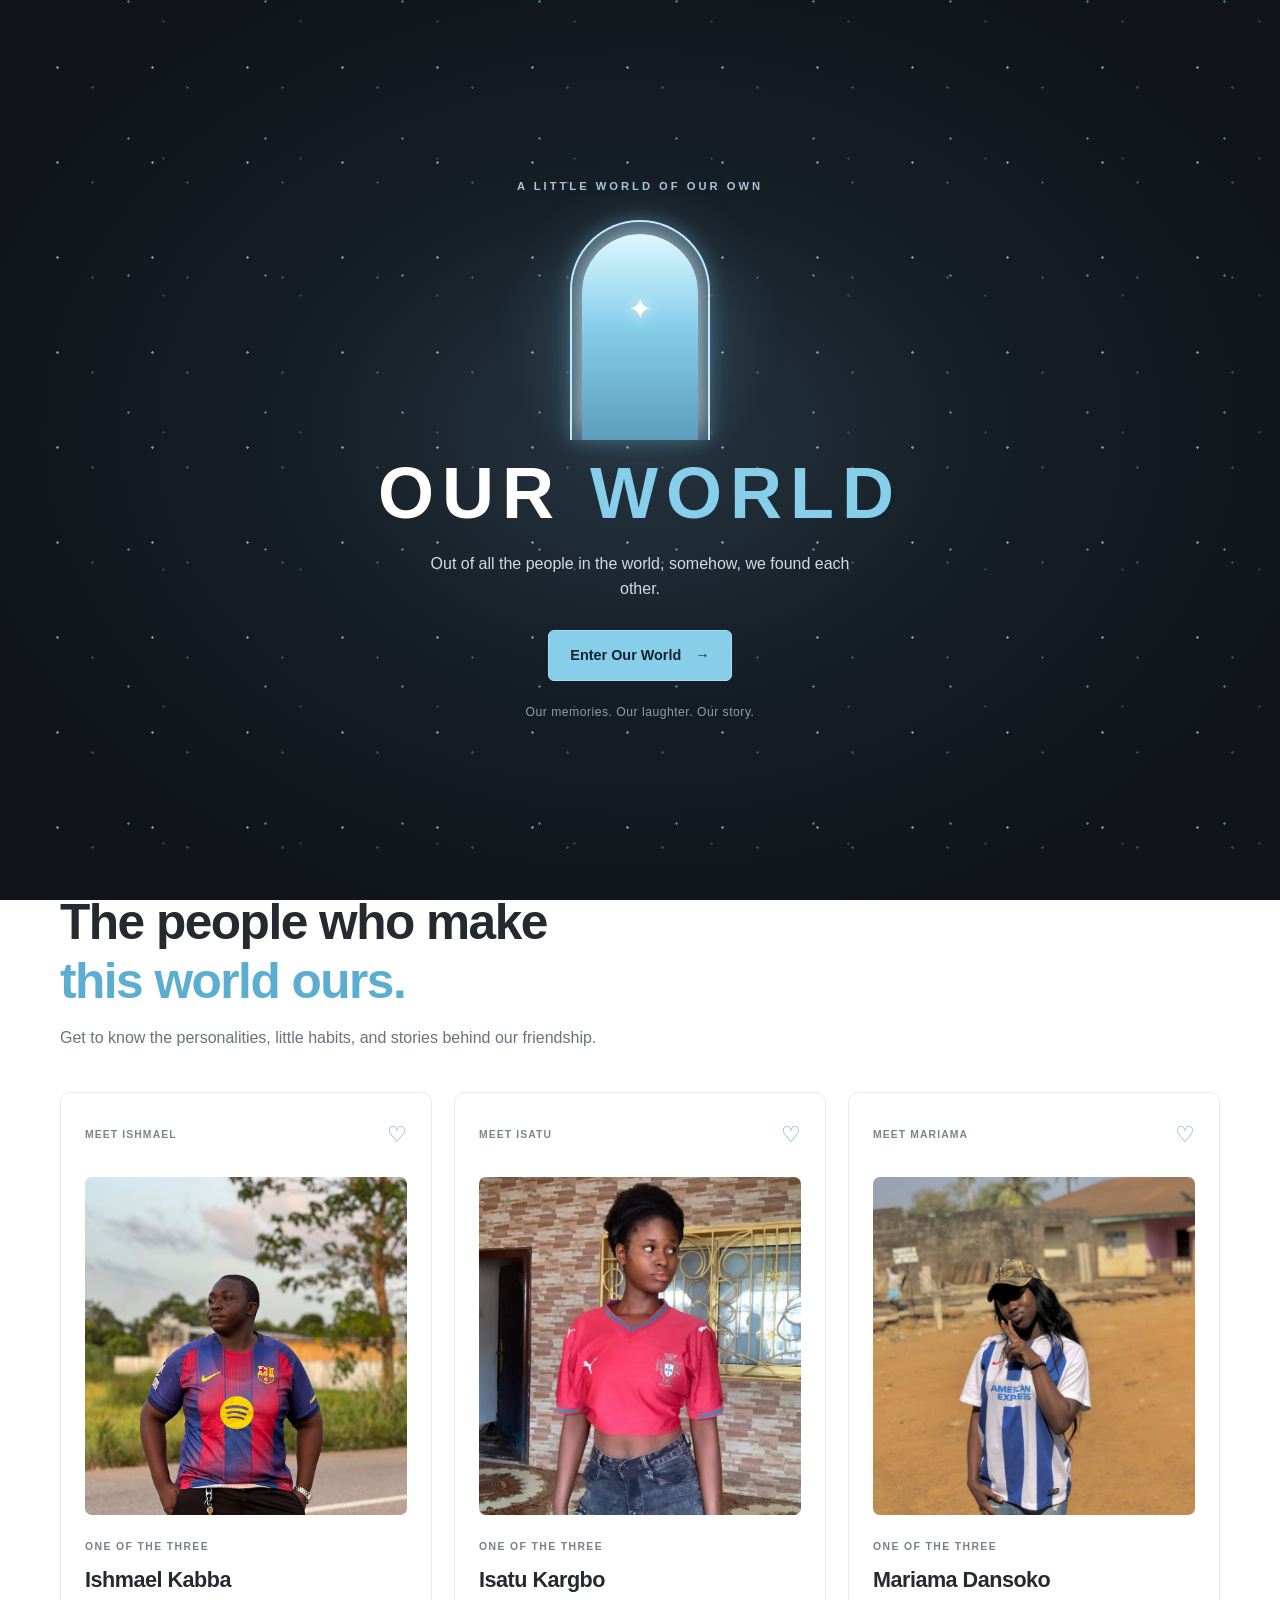
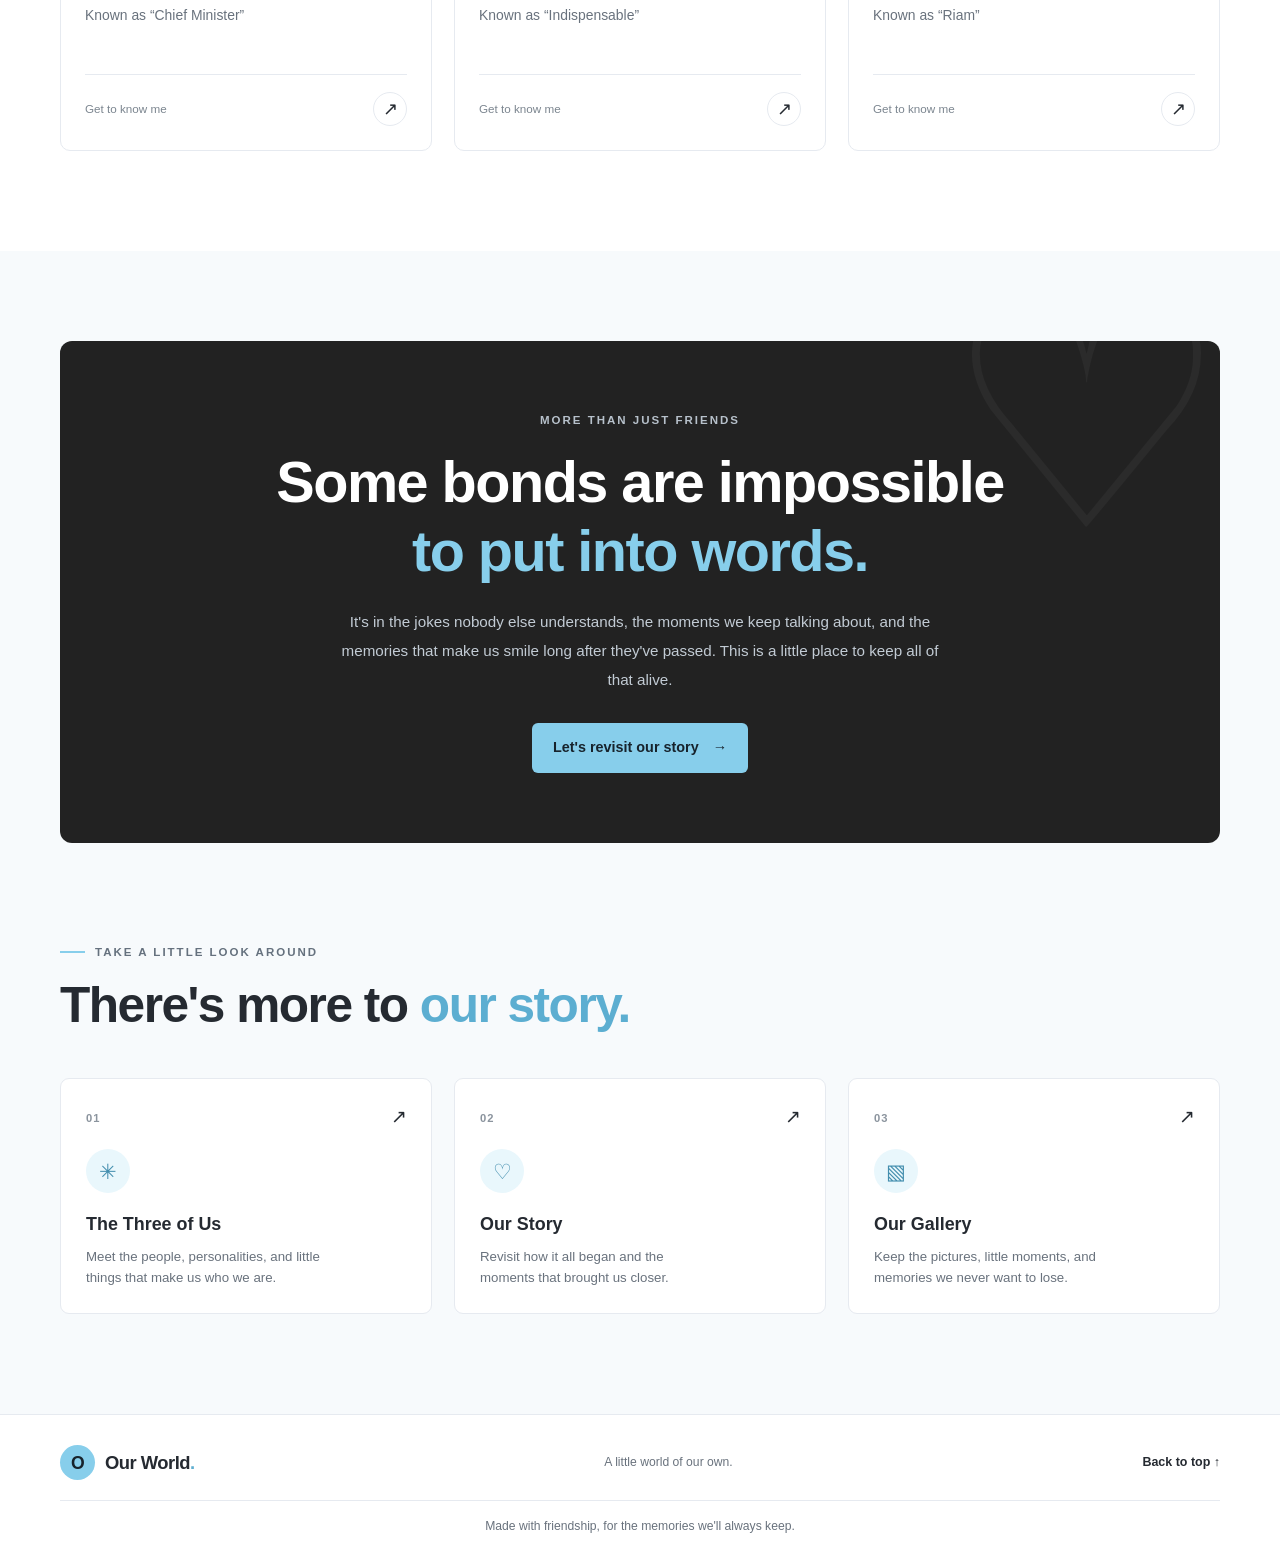
<file: index.html>
<!DOCTYPE html>
<html lang="en">
<head>
    <meta charset="UTF-8">
    <meta name="viewport" content="width=device-width, initial-scale=1.0">

    <meta
        name="description"
        content="Our World — a little world dedicated to friendship, memories, and the story of three friends."
    >

    <title>Our World | A Little World of Our Own</title>

    <link rel="stylesheet" href="css/style.css">
    <script src="js/script.js" defer></script>
</head>

<body>

    <!-- Opening welcome experience -->
    <section class="intro-screen" id="intro-screen" aria-label="Welcome to Our World">
        <div class="stars stars-one"></div>
        <div class="stars stars-two"></div>

        <div class="intro-content">
            <p class="intro-eyebrow">A LITTLE WORLD OF OUR OWN</p>

            <div class="doorway" aria-hidden="true">
                <div class="doorway-glow"></div>
                <div class="doorway-frame">
                    <div class="doorway-inside"></div>
                    <span class="doorway-star">✦</span>
                </div>
            </div>

            <h1 class="intro-title">OUR <span>WORLD</span></h1>

            <p class="intro-message">
                Out of all the people in the world, somehow, we found each other.
            </p>

            <button class="primary-button enter-button" id="enter-button">
                Enter Our World <span aria-hidden="true">→</span>
            </button>

            <p class="intro-note">
                Our memories. Our laughter. Our story.
            </p>
        </div>
    </section>

    <!-- Main website -->
    <div class="site-wrapper" id="home">

        <!-- Navigation -->
        <header class="site-header">
            <a class="brand" href="#home" aria-label="Our World home">
                <span class="brand-symbol">O</span>
                <span>Our World<span class="brand-dot">.</span></span>
            </a>

            <button
                class="menu-toggle"
                id="menu-toggle"
                aria-label="Open navigation menu"
                aria-expanded="false"
                aria-controls="main-navigation"
            >
                <span></span>
                <span></span>
                <span></span>
            </button>

            <nav class="main-navigation" id="main-navigation" aria-label="Main navigation">
                <a class="nav-link active" href="index.html">Home</a>
                <a class="nav-link" href="pages/three-of-us.html">The Three of Us</a>
                <a class="nav-link" href="pages/our-story.html">Our Story</a>
                <a class="nav-link" href="pages/gallery.html">Our Gallery</a>
            </nav>
        </header>

        <main>

            <!-- Hero section -->
            <section class="hero section-container">

                <div class="hero-copy">
                    <p class="section-label">
                        <span class="label-line"></span>
                        A FRIENDSHIP WORTH REMEMBERING
                    </p>

                    <h1>
                        Out of all the people in the world,<br>
                        <span>somehow, we found each other.</span>
                    </h1>

                    <p class="hero-description">
                        Some friendships become more than memories.
                        They become a part of who we are. This is our
                        story, our laughter, our little moments, and a
                        bond we'll always carry with us.
                    </p>

                    <div class="hero-actions">
                        <a class="primary-button" href="#meet-the-three">
                            Meet the Three of Us
                            <span aria-hidden="true">↗</span>
                        </a>

                        <a class="text-link" href="pages/our-story.html">
                            Discover our story
                            <span aria-hidden="true">→</span>
                        </a>
                    </div>

                    <div class="friendship-signature">
                        <span class="signature-dots" aria-hidden="true">
                            <i></i>
                            <i></i>
                            <i></i>
                        </span>

                        <p>
                            Three friends. Countless memories. One story.
                        </p>
                    </div>
                </div>

                <!-- Friendship photo collage -->
                <div class="hero-art photo-collage" aria-label="Photos of the three friends">

                    <div class="collage-decoration decoration-one">✦</div>
                    <div class="collage-decoration decoration-two">✧</div>
                    <div class="collage-decoration decoration-three">♡</div>

                    <figure class="collage-photo collage-photo-one">
                        <div class="photo-frame">
                            <img
                                src="assets/images/ishmael.jpg"
                                alt="Ishmael Kabba"
                                class="friend-image"
                            >
                            <div class="photo-placeholder">
                                <span>IK</span>
                                <p>Ishmael's photo</p>
                            </div>
                        </div>
                        <figcaption>Ishmael</figcaption>
                    </figure>

                    <figure class="collage-photo collage-photo-two">
                        <div class="photo-frame">
                            <img
                                src="assets/images/isatu.jpg"
                                alt="Isatu Kargbo"
                                class="friend-image"
                            >
                            <div class="photo-placeholder">
                                <span>IK</span>
                                <p>Isatu's photo</p>
                            </div>
                        </div>
                        <figcaption>Isatu</figcaption>
                    </figure>

                    <figure class="collage-photo collage-photo-three">
                        <div class="photo-frame">
                            <img
                                src="assets/images/mariama.jpg"
                                alt="Mariama Dansoko"
                                class="friend-image"
                            >
                            <div class="photo-placeholder">
                                <span>MD</span>
                                <p>Mariama's photo</p>
                            </div>
                        </div>
                        <figcaption>Mariama</figcaption>
                    </figure>

                    <div class="collage-note">
                        <span aria-hidden="true">♡</span>
                        Our little universe
                    </div>

                </div>
            </section>

            <!-- Meet the three friends -->
            <section class="colors-section" id="meet-the-three">
                <div class="section-container">

                    <div class="section-heading">
                        <p class="section-label">
                            <span class="label-line"></span>
                            THREE FRIENDS, ONE SPECIAL BOND
                        </p>

                        <h2>
                            The people who make<br>
                            <span>this world ours.</span>
                        </h2>

                        <p>
                            Get to know the personalities, little habits,
                            and stories behind our friendship.
                        </p>
                    </div>

                    <div class="friend-cards">

                        <!-- Ishmael's profile -->
                        <article class="friend-card card-blue">
                            <div class="card-topline">
                                <span class="friend-number"> MEET ISHMAEL</span>
                                <span class="card-heart" aria-hidden="true">♡</span>
                            </div>

                            <div class="profile-photo">
                                <img
                                    src="assets/images/ishmael.jpg"
                                    alt="Portrait of Ishmael Kabba"
                                    class="friend-image"
                                >
                                <div class="photo-placeholder">
                                    <span>IK</span>
                                    <p>Ishmael's photo</p>
                                </div>
                            </div>

                            <p class="friend-role">ONE OF THE THREE</p>
                            <h3>Ishmael Kabba</h3>
                            <p class="friend-nickname">
                                Known as “Chief Minister”
                            </p>

                            <div class="card-bottom">
                                <span>Get to know me</span>
                                <a
                                    href="pages/three-of-us.html"
                                    aria-label="Discover Ishmael"
                                >↗</a>
                            </div>
                        </article>

                        <!-- Isatu's profile -->
                        <article class="friend-card card-gray">
                            <div class="card-topline">
                                <span class="friend-number"> MEET ISATU</span>
                                <span class="card-heart" aria-hidden="true">♡</span>
                            </div>

                            <div class="profile-photo">
                                <img
                                    src="assets/images/isatu.jpg"
                                    alt="Portrait of Isatu Kargbo"
                                    class="friend-image"
                                >
                                <div class="photo-placeholder">
                                    <span>IK</span>
                                    <p>Isatu's photo</p>
                                </div>
                            </div>

                            <p class="friend-role">ONE OF THE THREE</p>
                            <h3>Isatu Kargbo</h3>
                            <p class="friend-nickname">
                                Known as “Indispensable”
                            </p>

                            <div class="card-bottom">
                                <span>Get to know me</span>
                                <a
                                    href="pages/three-of-us.html"
                                    aria-label="Discover Isatu"
                                >↗</a>
                            </div>
                        </article>

                        <!-- Mariama's profile -->
                        <article class="friend-card card-black">
                            <div class="card-topline">
                                <span class="friend-number"> MEET MARIAMA</span>
                                <span class="card-heart" aria-hidden="true">♡</span>
                            </div>

                            <div class="profile-photo">
                                <img
                                    src="assets/images/mariama.jpg"
                                    alt="Portrait of Mariama Dansoko"
                                    class="friend-image"
                                >
                                <div class="photo-placeholder">
                                    <span>MD</span>
                                    <p>Mariama's photo</p>
                                </div>
                            </div>

                            <p class="friend-role">ONE OF THE THREE</p>
                            <h3>Mariama Dansoko</h3>
                            <p class="friend-nickname">
                                Known as “Riam”
                            </p>

                            <div class="card-bottom">
                                <span>Get to know me</span>
                                <a
                                    href="pages/three-of-us.html"
                                    aria-label="Discover Mariama"
                                >↗</a>
                            </div>
                        </article>

                    </div>
                </div>
            </section>

            <!-- Friendship message -->
            <section class="friendship-section section-container">
                <div class="friendship-panel">

                    <div class="friendship-decoration" aria-hidden="true">♡</div>

                    <p class="section-label">MORE THAN JUST FRIENDS</p>

                    <h2>
                        Some bonds are impossible<br>
                        <span>to put into words.</span>
                    </h2>

                    <p>
                        It's in the jokes nobody else understands, the
                        moments we keep talking about, and the memories
                        that make us smile long after they've passed.
                        This is a little place to keep all of that alive.
                    </p>

                    <a class="light-button" href="pages/our-story.html">
                        Let's revisit our story
                        <span aria-hidden="true">→</span>
                    </a>

                </div>
            </section>

            <!-- Explore the website -->
            <section class="explore-section section-container">

                <div class="section-heading">
                    <p class="section-label">
                        <span class="label-line"></span>
                        TAKE A LITTLE LOOK AROUND
                    </p>

                    <h2>
                        There's more to <span>our story.</span>
                    </h2>
                </div>

                <div class="explore-grid">

                    <a class="explore-card" href="pages/three-of-us.html">
                        <span class="explore-number">01</span>
                        <span class="explore-icon" aria-hidden="true">✳</span>
                        <h3>The Three of Us</h3>
                        <p>
                            Meet the people, personalities, and little
                            things that make us who we are.
                        </p>
                        <span class="explore-arrow" aria-hidden="true">↗</span>
                    </a>

                    <a class="explore-card" href="pages/our-story.html">
                        <span class="explore-number">02</span>
                        <span class="explore-icon" aria-hidden="true">♡</span>
                        <h3>Our Story</h3>
                        <p>
                            Revisit how it all began and the moments
                            that brought us closer.
                        </p>
                        <span class="explore-arrow" aria-hidden="true">↗</span>
                    </a>

                    <a class="explore-card" href="pages/gallery.html">
                        <span class="explore-number">03</span>
                        <span class="explore-icon" aria-hidden="true">▧</span>
                        <h3>Our Gallery</h3>
                        <p>
                            Keep the pictures, little moments, and
                            memories we never want to lose.
                        </p>
                        <span class="explore-arrow" aria-hidden="true">↗</span>
                    </a>

                </div>
            </section>

        </main>

        <!-- Footer -->
        <footer class="site-footer">

            <a class="brand footer-brand" href="#home">
                <span class="brand-symbol">O</span>
                <span>Our World<span class="brand-dot">.</span></span>
            </a>

            <p>A little world of our own.</p>

            <p class="footer-note">
                Made with friendship, for the memories we'll always keep.
            </p>

            <a class="back-to-top" href="#home">Back to top ↑</a>

        </footer>

    </div>

</body>
</html>
</file>
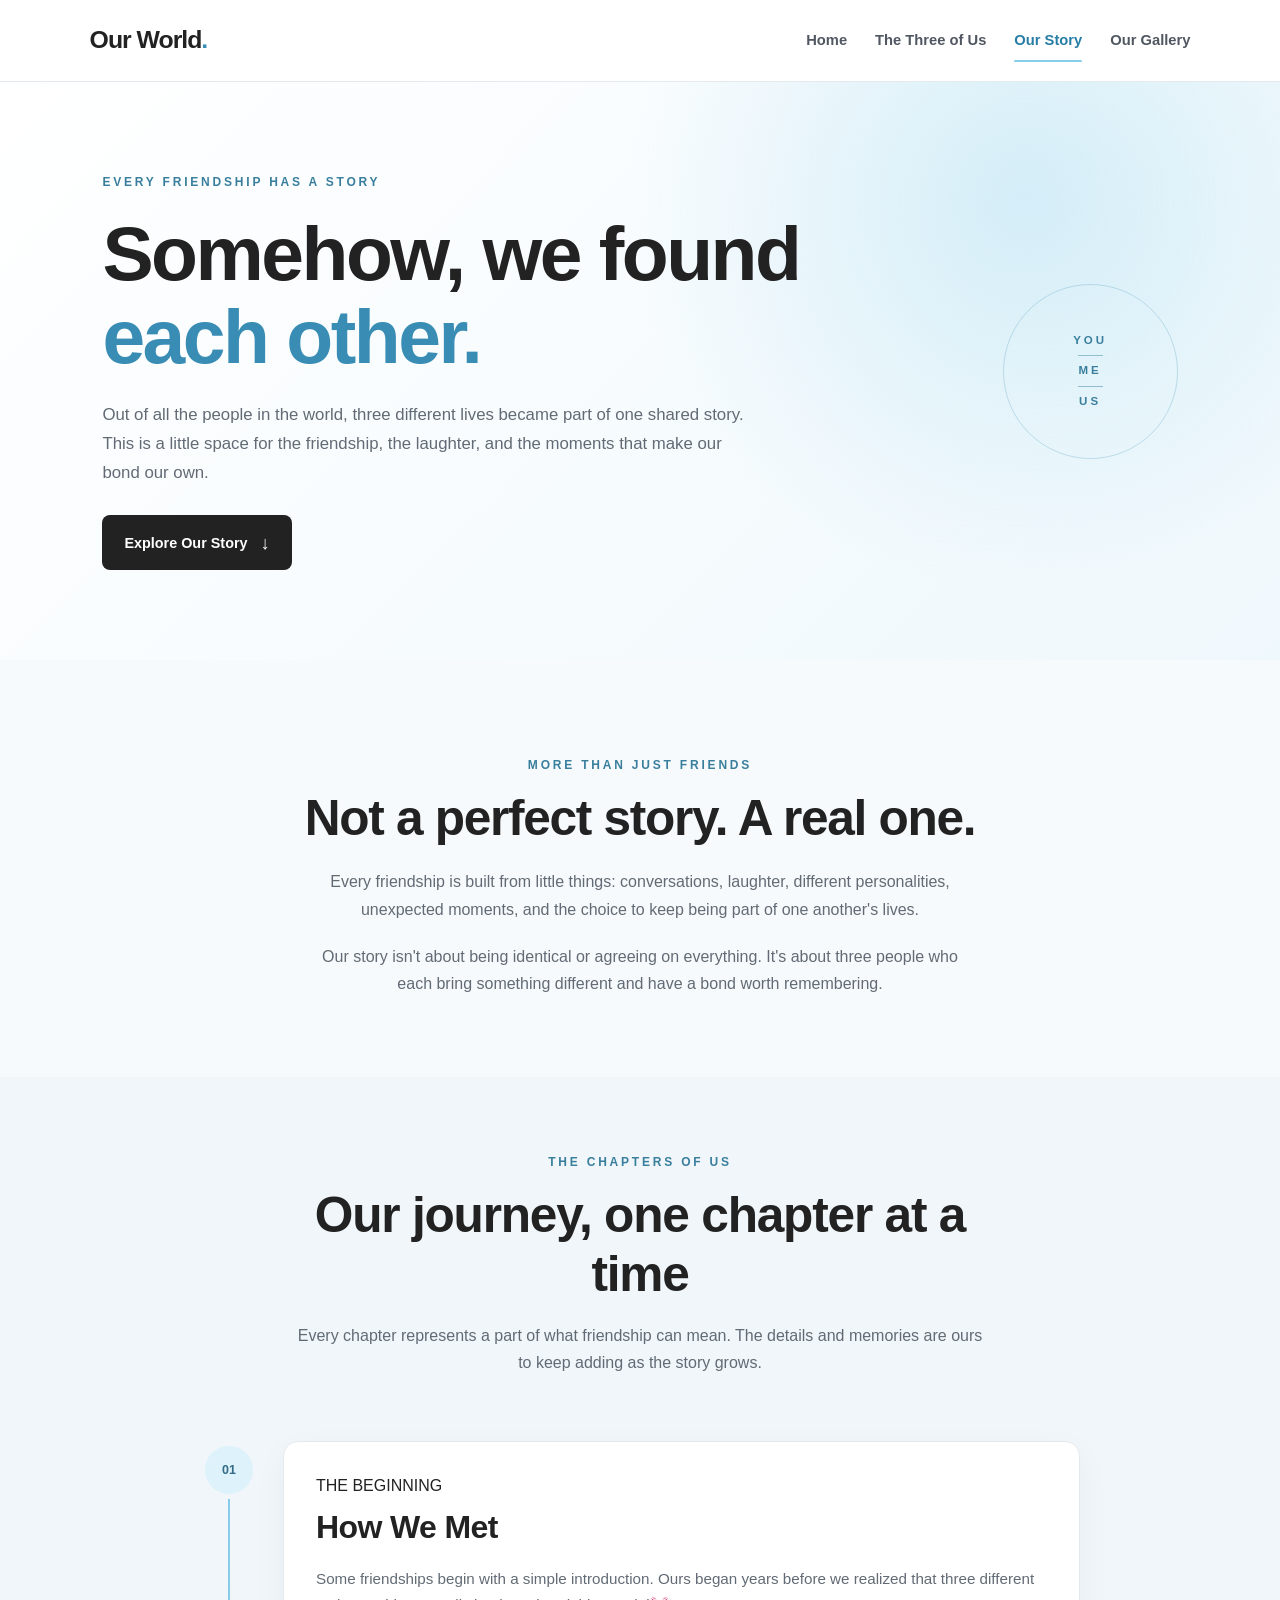
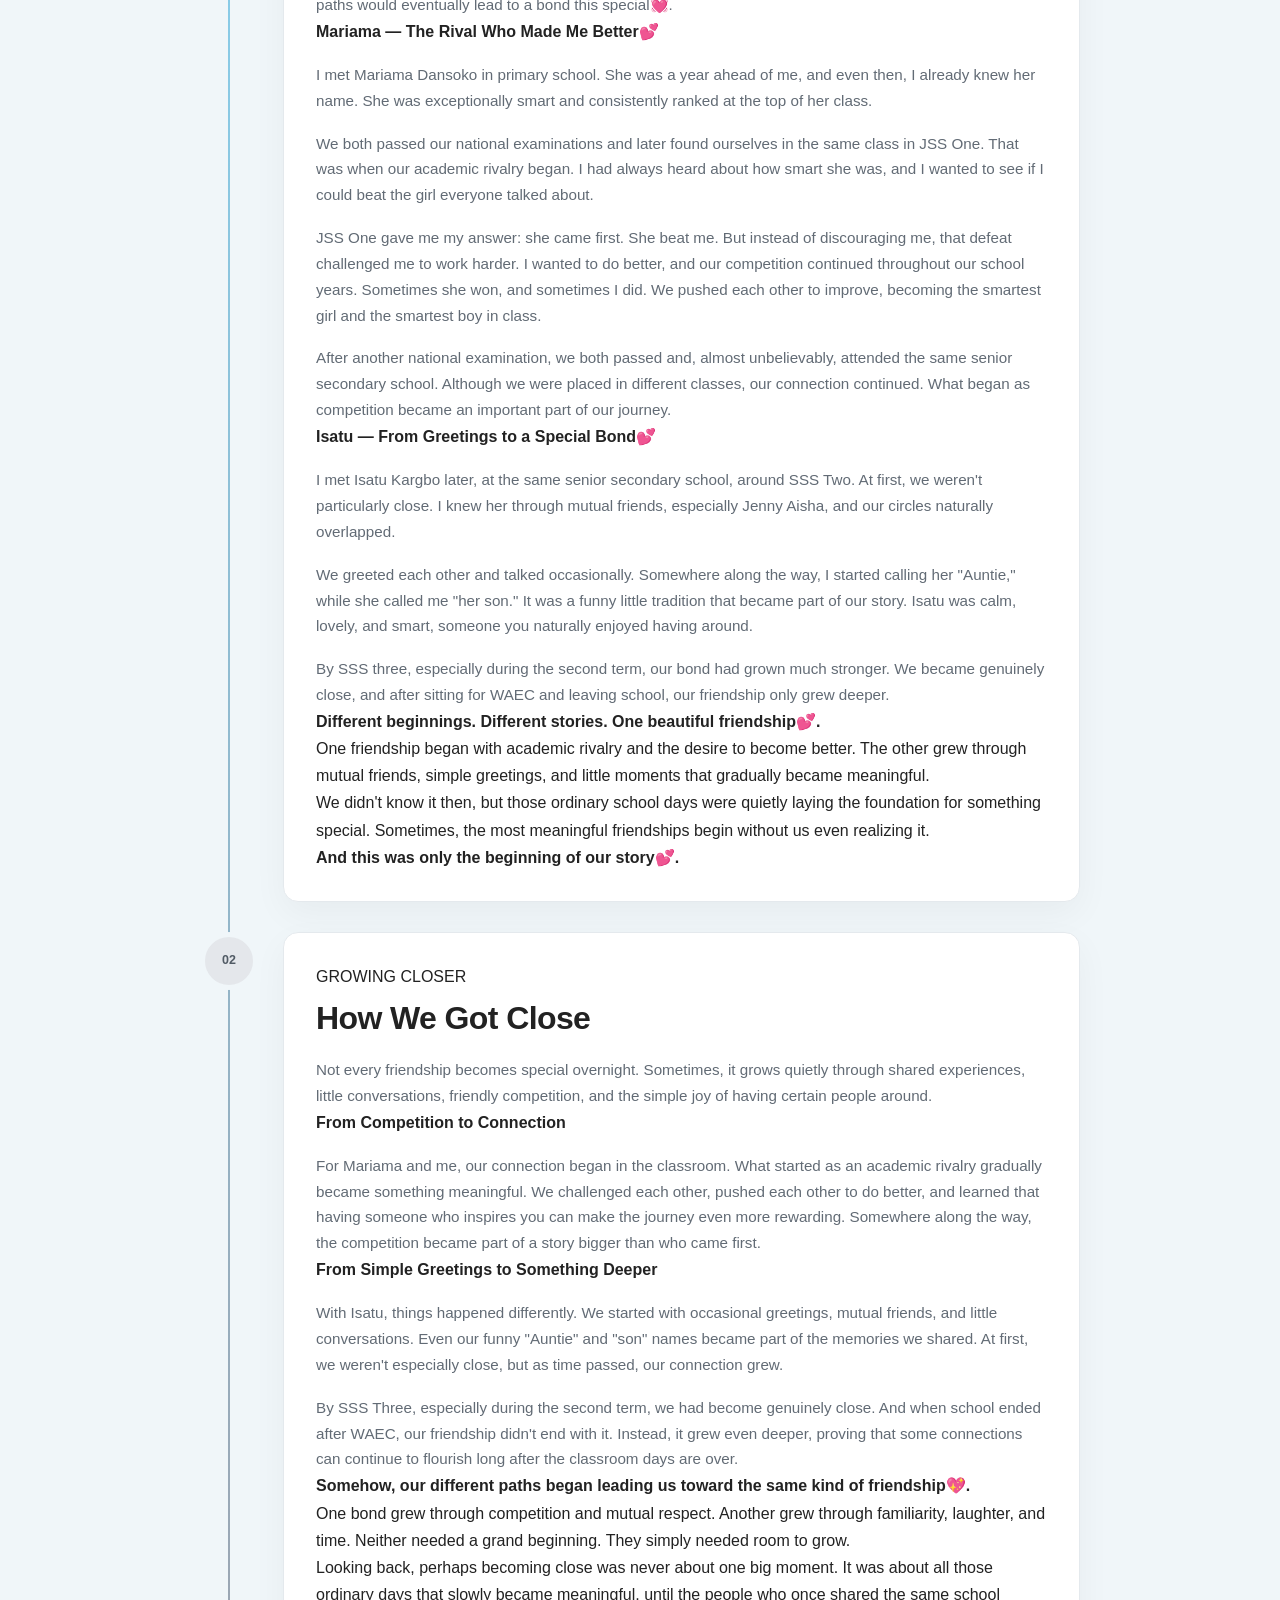
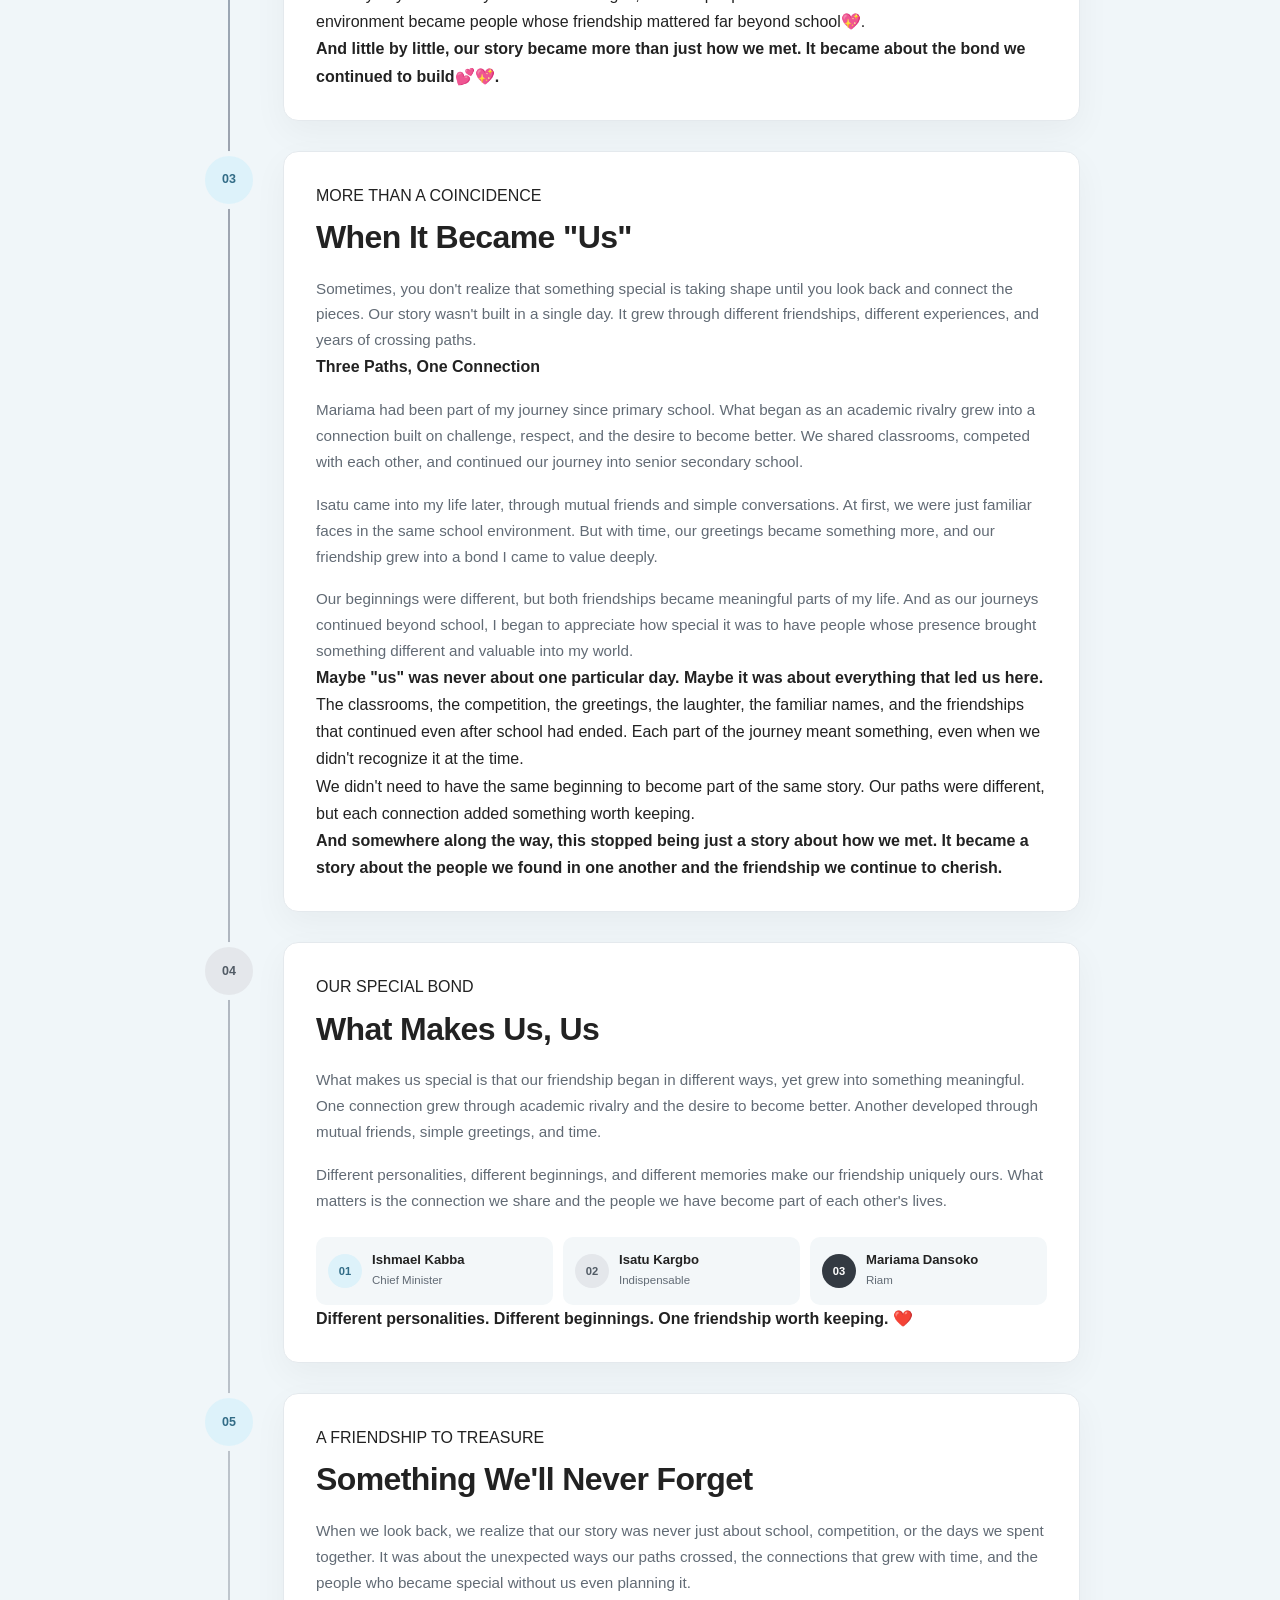
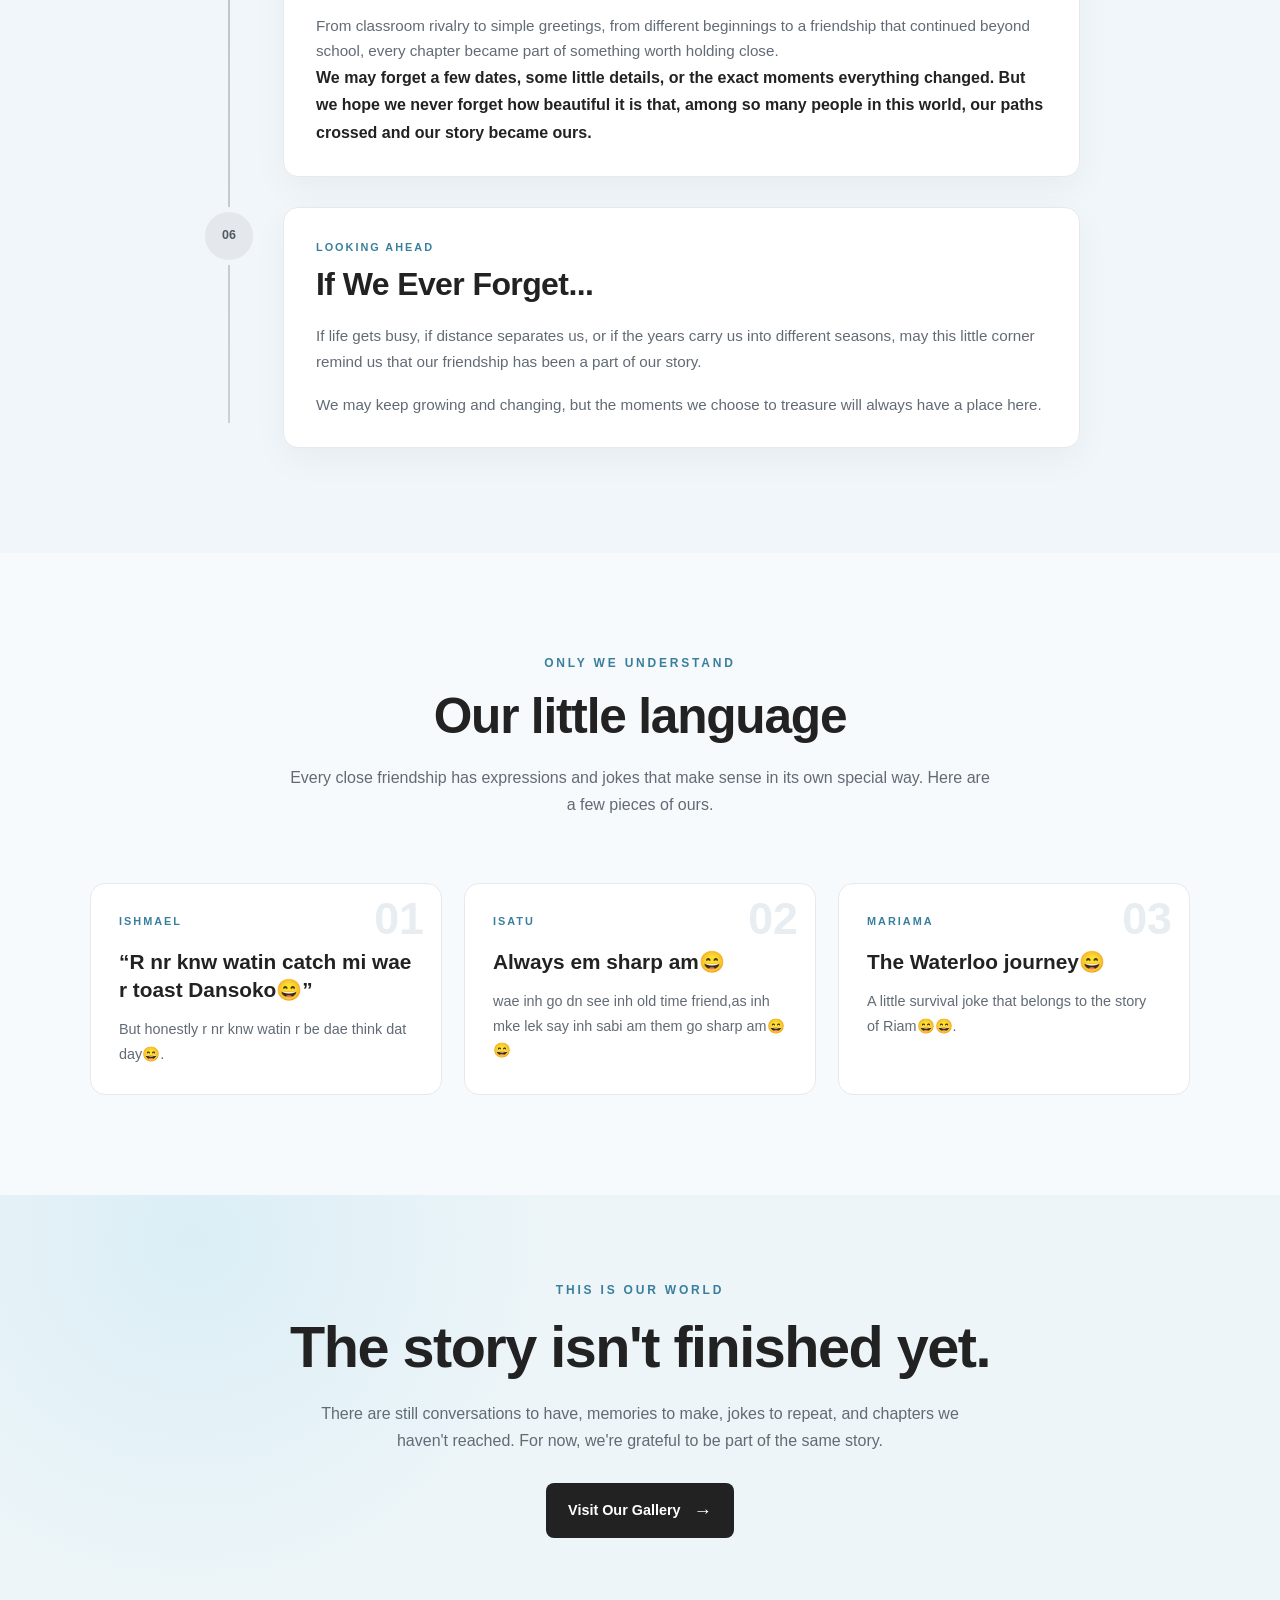
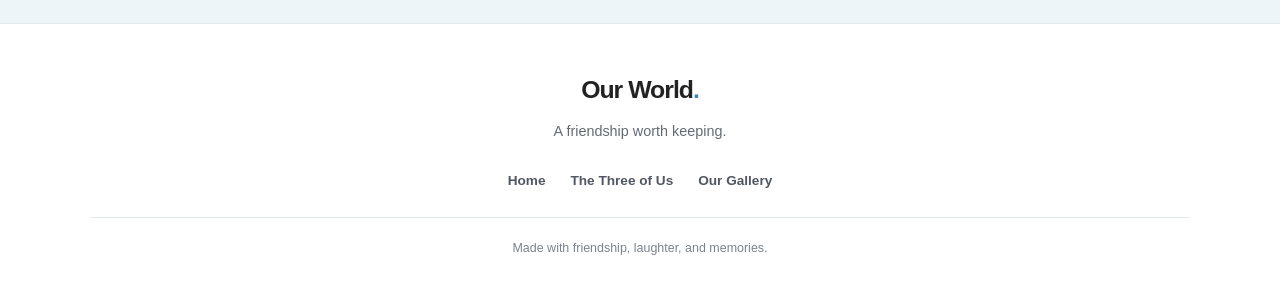
<file: pages/our-story.html>
<!DOCTYPE html>
<html lang="en">
<head>
  <meta charset="UTF-8">
  <meta name="viewport" content="width=device-width, initial-scale=1.0">

  <title>Our Story | Our World</title>

  <link rel="stylesheet" href="../css/our-story.css">
  <script src="../js/our-story.js" defer></script>
</head>

<body>
  <header class="site-header">
    <a href="../index.html" class="logo">Our World<span>.</span></a>

    <button
      class="menu-toggle"
      id="menu-toggle"
      type="button"
      aria-label="Open navigation menu"
      aria-expanded="false"
      aria-controls="main-navigation">
      <span></span>
      <span></span>
      <span></span>
    </button>

    <nav class="main-navigation" id="main-navigation">
      <a href="../index.html">Home</a>
      <a href="three-of-us.html">The Three of Us</a>
      <a href="our-story.html" class="active" aria-current="page">Our Story</a>
      <a href="gallery.html">Our Gallery</a>
    </nav>
  </header>

  <main>
    <section class="story-hero">
      <div class="hero-content">
        <p class="eyebrow">EVERY FRIENDSHIP HAS A STORY</p>

        <h1>Somehow, we found <span>each other.</span></h1>

        <p class="hero-description">
          Out of all the people in the world, three different lives
          became part of one shared story. This is a little space
          for the friendship, the laughter, and the moments that
          make our bond our own.
        </p>

        <a href="#our-journey" class="primary-button">
          Explore Our Story <span>↓</span>
        </a>
      </div>

      <div class="hero-mark" aria-hidden="true">
        <span>YOU</span>
        <span class="mark-line"></span>
        <span>ME</span>
        <span class="mark-line"></span>
        <span>US</span>
      </div>
    </section>

    <section class="story-introduction" id="our-journey">
      <p class="eyebrow">MORE THAN JUST FRIENDS</p>
      <h2>Not a perfect story. A real one.</h2>

      <p>
        Every friendship is built from little things: conversations,
        laughter, different personalities, unexpected moments, and
        the choice to keep being part of one another's lives.
      </p>

      <p>
        Our story isn't about being identical or agreeing on everything.
        It's about three people who each bring something different
        and have a bond worth remembering.
      </p>
    </section>

    <section class="timeline-section">
      <div class="section-heading">
        <p class="eyebrow">THE CHAPTERS OF US</p>
        <h2>Our journey, one chapter at a time</h2>
        <p>
          Every chapter represents a part of what friendship can mean.
          The details and memories are ours to keep adding as the story grows.
        </p>
      </div>

      <div class="story-timeline">

        <article class="timeline-item">
          <div class="timeline-marker">01</div>

          <div class="timeline-card">
  <span class="story-label">THE BEGINNING</span>
  <h3>How We Met</h3>

  <p>
    Some friendships begin with a simple introduction. Ours began
    years before we realized that three different paths would
    eventually lead to a bond this special💓.
  </p>

  <h4>Mariama — The Rival Who Made Me Better💕</h4>

  <p>
    I met Mariama Dansoko in primary school. She was a year ahead
    of me, and even then, I already knew her name. She was
    exceptionally smart and consistently ranked at the top of
    her class.
  </p>

  <p>
    We both passed our national examinations and later found
    ourselves in the same class in JSS One. That was when our
    academic rivalry began. I had always heard about how smart
    she was, and I wanted to see if I could beat the girl
    everyone talked about.
  </p>

  <p>
    JSS One gave me my answer: she came first. She beat me.
    But instead of discouraging me, that defeat challenged me
    to work harder. I wanted to do better, and our competition
    continued throughout our school years. Sometimes she won,
    and sometimes I did. We pushed each other to improve,
    becoming the smartest girl and the smartest boy in class.
  </p>

  <p>
    After another national examination, we both passed and,
    almost unbelievably, attended the same senior secondary
    school. Although we were placed in different classes,
    our connection continued. What began as competition
    became an important part of our journey.
  </p>

  <h4>Isatu — From Greetings to a Special Bond💕</h4>

  <p>
    I met Isatu Kargbo later, at the same senior secondary
    school, around SSS Two. At first, we weren't particularly
    close. I knew her through mutual friends, especially
    Jenny Aisha, and our circles naturally overlapped.
  </p>

  <p>
    We greeted each other and talked occasionally. Somewhere
    along the way, I started calling her "Auntie," while she
    called me "her son." It was a funny little tradition that
    became part of our story. Isatu was calm, lovely, and smart,
    someone you naturally enjoyed having around.
  </p>

  <p>
    By SSS three, especially during the second term, our bond
    had grown much stronger. We became genuinely close, and
    after sitting for WAEC and leaving school, our friendship
    only grew deeper.
  </p>

  <div class="story-highlight">
    <p>
      <strong>Different beginnings. Different stories.
      One beautiful friendship💕.</strong>
    </p>

    <p>
      One friendship began with academic rivalry and the desire
      to become better. The other grew through mutual friends,
      simple greetings, and little moments that gradually
      became meaningful.
    </p>

    <p>
      We didn't know it then, but those ordinary school days
      were quietly laying the foundation for something special.
      Sometimes, the most meaningful friendships begin without
      us even realizing it.
    </p>

    <p>
      <strong>And this was only the beginning of our story💕.</strong>
    </p>
  </div>
</div>
        </article>

        <article class="timeline-item">
          <div class="timeline-marker">02</div>

          <div class="timeline-card">
  <span class="story-label">GROWING CLOSER</span>
  <h3>How We Got Close</h3>

  <p>
    Not every friendship becomes special overnight.
    Sometimes, it grows quietly through shared experiences,
    little conversations, friendly competition, and the
    simple joy of having certain people around.
  </p>

  <h4>From Competition to Connection</h4>

  <p>
    For Mariama and me, our connection began in the classroom.
    What started as an academic rivalry gradually became
    something meaningful. We challenged each other, pushed
    each other to do better, and learned that having someone
    who inspires you can make the journey even more rewarding.
    Somewhere along the way, the competition became part of
    a story bigger than who came first.
  </p>

  <h4>From Simple Greetings to Something Deeper</h4>

  <p>
    With Isatu, things happened differently. We started with
    occasional greetings, mutual friends, and little
    conversations. Even our funny "Auntie" and "son" names
    became part of the memories we shared. At first, we weren't
    especially close, but as time passed, our connection grew.
  </p>

  <p>
    By SSS Three, especially during the second term, we had
    become genuinely close. And when school ended after WAEC,
    our friendship didn't end with it. Instead, it grew even
    deeper, proving that some connections can continue to
    flourish long after the classroom days are over.
  </p>

  <div class="story-highlight">
    <p>
      <strong>Somehow, our different paths began leading
      us toward the same kind of friendship💖.</strong>
    </p>

    <p>
      One bond grew through competition and mutual respect.
      Another grew through familiarity, laughter, and time.
      Neither needed a grand beginning. They simply needed
      room to grow.
    </p>

    <p>
      Looking back, perhaps becoming close was never about
      one big moment. It was about all those ordinary days
      that slowly became meaningful, until the people who
      once shared the same school environment became people
      whose friendship mattered far beyond school💖.
    </p>

    <p>
      <strong>And little by little, our story became
      more than just how we met. It became about
      the bond we continued to build💕💖.</strong>
    </p>
  </div>
</div>
        </article>

        <article class="timeline-item">
          <div class="timeline-marker">03</div>

          <div class="timeline-card">
  <span class="story-label">MORE THAN A COINCIDENCE</span>
  <h3>When It Became "Us"</h3>

  <p>
    Sometimes, you don't realize that something special is
    taking shape until you look back and connect the pieces.
    Our story wasn't built in a single day. It grew through
    different friendships, different experiences, and years
    of crossing paths.
  </p>

  <h4>Three Paths, One Connection</h4>

  <p>
    Mariama had been part of my journey since primary school.
    What began as an academic rivalry grew into a connection
    built on challenge, respect, and the desire to become
    better. We shared classrooms, competed with each other,
    and continued our journey into senior secondary school.
  </p>

  <p>
    Isatu came into my life later, through mutual friends and
    simple conversations. At first, we were just familiar
    faces in the same school environment. But with time,
    our greetings became something more, and our friendship
    grew into a bond I came to value deeply.
  </p>

  <p>
    Our beginnings were different, but both friendships
    became meaningful parts of my life. And as our journeys
    continued beyond school, I began to appreciate how
    special it was to have people whose presence brought
    something different and valuable into my world.
  </p>

  <div class="story-highlight">
    <p>
      <strong>Maybe "us" was never about one particular day.
      Maybe it was about everything that led us here.</strong>
    </p>

    <p>
      The classrooms, the competition, the greetings, the
      laughter, the familiar names, and the friendships that
      continued even after school had ended. Each part of
      the journey meant something, even when we didn't
      recognize it at the time.
    </p>

    <p>
      We didn't need to have the same beginning to become
      part of the same story. Our paths were different,
      but each connection added something worth keeping.
    </p>

    <p>
      <strong>And somewhere along the way, this stopped
      being just a story about how we met. It became
      a story about the people we found in one another
      and the friendship we continue to cherish.</strong>
    </p>
  </div>
</div>
        </article>

        <article class="timeline-item">
          <div class="timeline-marker">04</div>

          <div class="timeline-card">
  <span class="story-label">OUR SPECIAL BOND</span>
  <h3>What Makes Us, Us</h3>

  <p>
    What makes us special is that our friendship began in
    different ways, yet grew into something meaningful.
    One connection grew through academic rivalry and the
    desire to become better. Another developed through
    mutual friends, simple greetings, and time.
  </p>

  <p>
    Different personalities, different beginnings, and
    different memories make our friendship uniquely ours.
    What matters is the connection we share and the
    people we have become part of each other's lives.
  </p>

  <div class="mini-profiles">

    <div class="mini-profile">
      <div class="mini-number">01</div>
      <div>
        <h4>Ishmael Kabba</h4>
        <p>Chief Minister</p>
      </div>
    </div>

    <div class="mini-profile">
      <div class="mini-number">02</div>
      <div>
        <h4>Isatu Kargbo</h4>
        <p>Indispensable</p>
      </div>
    </div>

    <div class="mini-profile">
      <div class="mini-number">03</div>
      <div>
        <h4>Mariama Dansoko</h4>
        <p>Riam</p>
      </div>
    </div>

  </div>

  <div class="story-highlight">
    <p>
      <strong>Different personalities. Different beginnings.
      One friendship worth keeping. ❤️</strong>
    </p>
  </div>
</div>
        </article>

        <article class="timeline-item">
          <div class="timeline-marker">05</div>
<div class="timeline-card">
  <span class="story-label">A FRIENDSHIP TO TREASURE</span>
  <h3>Something We'll Never Forget</h3>

  <p>
    When we look back, we realize that our story was never
    just about school, competition, or the days we spent
    together. It was about the unexpected ways our paths
    crossed, the connections that grew with time, and the
    people who became special without us even planning it.
  </p>

  <p>
    From classroom rivalry to simple greetings, from
    different beginnings to a friendship that continued
    beyond school, every chapter became part of something
    worth holding close.
  </p>

  <div class="story-highlight">
    <p>
      <strong>
        We may forget a few dates, some little details,
        or the exact moments everything changed.
        But we hope we never forget how beautiful it is
        that, among so many people in this world,
        our paths crossed and our story became ours.
      </strong>
    </p>
  </div>
</div>
        </article>

        <article class="timeline-item">
          <div class="timeline-marker">06</div>

          <div class="timeline-card">
            <p class="chapter-label">LOOKING AHEAD</p>
            <h3>If We Ever Forget...</h3>

            <p>
              If life gets busy, if distance separates us, or if the
              years carry us into different seasons, may this little
              corner remind us that our friendship has been a part of
              our story.
            </p>

            <p>
              We may keep growing and changing, but the moments we
              choose to treasure will always have a place here.
            </p>
          </div>
        </article>

      </div>
    </section>

    <section class="inside-jokes-section">
      <div class="section-heading">
        <p class="eyebrow">ONLY WE UNDERSTAND</p>
        <h2>Our little language</h2>
        <p>
          Every close friendship has expressions and jokes that make
          sense in its own special way. Here are a few pieces of ours.
        </p>
      </div>

      <div class="jokes-grid">
        <article class="joke-card">
          <span class="joke-number">01</span>
          <p class="joke-owner">ISHMAEL</p>
          <h3>“R nr knw watin catch mi wae r toast Dansoko😄”</h3>
          <p>
            But honestly r nr knw watin r be dae think dat day😄.
          </p>
        </article>

        <article class="joke-card">
          <span class="joke-number">02</span>
          <p class="joke-owner">ISATU</p>
          <h3>Always em sharp am😄</h3>
          <p>
            wae inh go dn see inh old time friend,as inh mke lek say inh sabi am them go sharp am😄😄
          </p>
        </article>

        <article class="joke-card">
          <span class="joke-number">03</span>
          <p class="joke-owner">MARIAMA</p>
          <h3>The Waterloo journey😄</h3>
          <p>
            A little survival joke that belongs to the story of Riam😄😄.
          </p>
        </article>
      </div>
    </section>

    <section class="story-ending">
      <p class="eyebrow">THIS IS OUR WORLD</p>

      <h2>The story isn't finished yet.</h2>

      <p>
        There are still conversations to have, memories to make,
        jokes to repeat, and chapters we haven't reached.
        For now, we're grateful to be part of the same story.
      </p>

      <a href="gallery.html" class="primary-button">
        Visit Our Gallery <span>→</span>
      </a>
    </section>
  </main>

  <footer class="site-footer">
    <a href="../index.html" class="footer-logo">Our World<span>.</span></a>
    <p>A friendship worth keeping.</p>

    <div class="footer-links">
      <a href="../index.html">Home</a>
      <a href="three-of-us.html">The Three of Us</a>
      <a href="gallery.html">Our Gallery</a>
    </div>

    <p class="copyright">Made with friendship, laughter, and memories.</p>
  </footer>
</body>
</html>
</file>
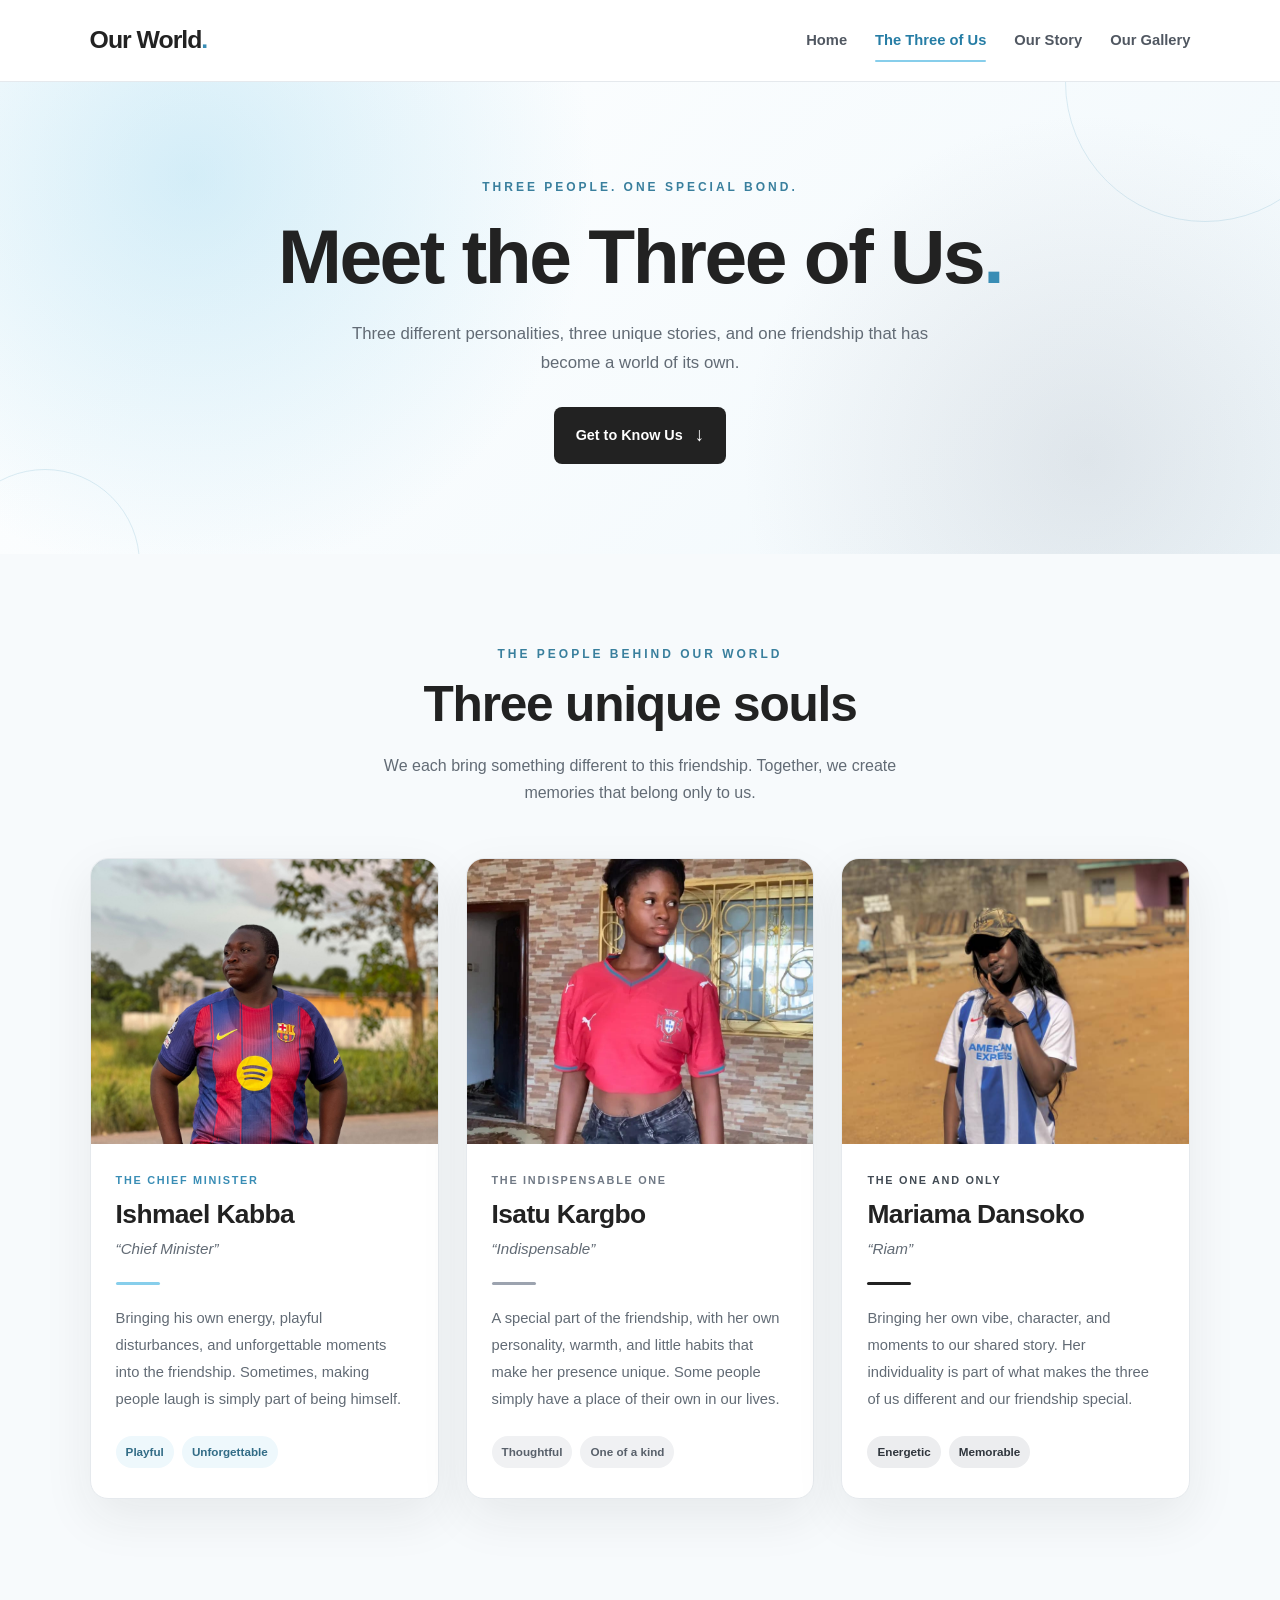
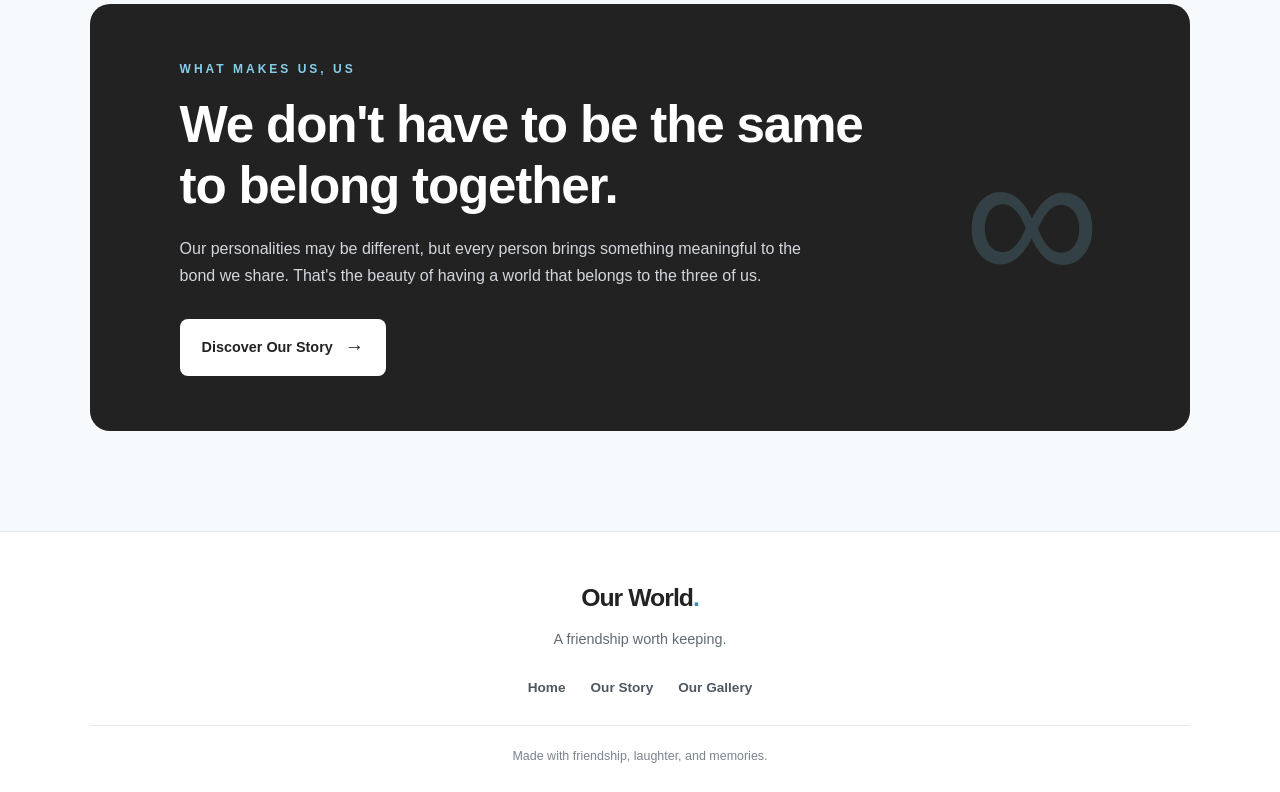
<file: pages/three-of-us.html>
<!DOCTYPE html>
<html lang="en">
<head>
  <meta charset="UTF-8">
  <meta name="viewport" content="width=device-width, initial-scale=1.0">

  <title>The Three of Us | Our World</title>

  <link rel="stylesheet" href="../css/three-of-us.css">
  <script src="../js/three-of-us.js" defer></script>
</head>

<body>
  <header class="site-header">
    <a href="../index.html" class="logo">Our World<span>.</span></a>

    <button
      class="menu-toggle"
      id="menu-toggle"
      type="button"
      aria-label="Open navigation menu"
      aria-expanded="false"
      aria-controls="main-navigation">
      <span></span>
      <span></span>
      <span></span>
    </button>

    <nav class="main-navigation" id="main-navigation">
      <a href="../index.html">Home</a>
      <a href="three-of-us.html" class="active" aria-current="page">The Three of Us</a>
      <a href="our-story.html">Our Story</a>
      <a href="gallery.html">Our Gallery</a>
    </nav>
  </header>

  <main>
    <section class="page-hero">
      <p class="eyebrow">THREE PEOPLE. ONE SPECIAL BOND.</p>

      <h1>Meet the Three of Us<span>.</span></h1>

      <p class="hero-description">
        Three different personalities, three unique stories, and one
        friendship that has become a world of its own.
      </p>

      <a href="#our-friends" class="discover-button">
        Get to Know Us <span>↓</span>
      </a>

      <div class="hero-decoration decoration-one"></div>
      <div class="hero-decoration decoration-two"></div>
    </section>

    <section class="friends-section" id="our-friends">
      <div class="section-heading">
        <p class="eyebrow">THE PEOPLE BEHIND OUR WORLD</p>
        <h2>Three unique souls</h2>
        <p>
          We each bring something different to this friendship.
          Together, we create memories that belong only to us.
        </p>
      </div>

      <div class="friends-grid">

        <article class="friend-card friend-ishmael">
          <div class="friend-photo">
            <img
              class="friend-image"
              src="../assets/images/ishmael.jpg"
              alt="Photo of Ishmael Kabba">

            <div class="photo-placeholder">
              <span class="placeholder-number">01</span>
              <span class="placeholder-name">ISHMAEL'S PHOTO</span>
              <span class="placeholder-hint">Photo coming soon</span>
            </div>
          </div>

          <div class="friend-details">
            <p class="friend-label">THE CHIEF MINISTER</p>
            <h2>Ishmael Kabba</h2>
            <p class="friend-nickname">“Chief Minister”</p>

            <div class="friend-divider"></div>

            <p class="friend-description">
              Bringing his own energy, playful disturbances, and
              unforgettable moments into the friendship. Sometimes,
              making people laugh is simply part of being himself.
            </p>

            <div class="friend-traits">
              <span>Playful</span>
              <span>Unforgettable</span>
            </div>
          </div>
        </article>

        <article class="friend-card friend-isatu">
          <div class="friend-photo">
            <img
              class="friend-image"
              src="../assets/images/isatu.jpg"
              alt="Photo of Isatu Kargbo">

            <div class="photo-placeholder">
              <span class="placeholder-number">02</span>
              <span class="placeholder-name">ISATU'S PHOTO</span>
              <span class="placeholder-hint">Photo coming soon</span>
            </div>
          </div>

          <div class="friend-details">
            <p class="friend-label">THE INDISPENSABLE ONE</p>
            <h2>Isatu Kargbo</h2>
            <p class="friend-nickname">“Indispensable”</p>

            <div class="friend-divider"></div>

            <p class="friend-description">
              A special part of the friendship, with her own personality,
              warmth, and little habits that make her presence unique.
              Some people simply have a place of their own in our lives.
            </p>

            <div class="friend-traits">
              <span>Thoughtful</span>
              <span>One of a kind</span>
            </div>
          </div>
        </article>

        <article class="friend-card friend-mariama">
          <div class="friend-photo">
            <img
              class="friend-image"
              src="../assets/images/mariama.jpg"
              alt="Photo of Mariama Dansoko">

            <div class="photo-placeholder">
              <span class="placeholder-number">03</span>
              <span class="placeholder-name">MARIAMA'S PHOTO</span>
              <span class="placeholder-hint">Photo coming soon</span>
            </div>
          </div>

          <div class="friend-details">
            <p class="friend-label">THE ONE AND ONLY</p>
            <h2>Mariama Dansoko</h2>
            <p class="friend-nickname">“Riam”</p>

            <div class="friend-divider"></div>

            <p class="friend-description">
              Bringing her own vibe, character, and moments to our
              shared story. Her individuality is part of what makes
              the three of us different and our friendship special.
            </p>

            <div class="friend-traits">
              <span>Energetic</span>
              <span>Memorable</span>
            </div>
          </div>
        </article>

      </div>
    </section>

    <section class="friendship-note">
      <div class="note-content">
        <p class="eyebrow">WHAT MAKES US, US</p>

        <h2>We don't have to be the same to belong together.</h2>

        <p>
          Our personalities may be different, but every person brings
          something meaningful to the bond we share. That's the beauty
          of having a world that belongs to the three of us.
        </p>

        <a href="our-story.html" class="story-button">
          Discover Our Story <span>→</span>
        </a>
      </div>

      <div class="note-symbol" aria-hidden="true">∞</div>
    </section>
  </main>

  <footer class="site-footer">
    <a href="../index.html" class="footer-logo">Our World<span>.</span></a>
    <p>A friendship worth keeping.</p>

    <div class="footer-links">
      <a href="../index.html">Home</a>
      <a href="our-story.html">Our Story</a>
      <a href="gallery.html">Our Gallery</a>
    </div>

    <p class="copyright">Made with friendship, laughter, and memories.</p>
  </footer>
</body>
</html>
</file>
<file: css/style.css>
/* =========================
   1. SHARED DESIGN
========================= */

:root {
    --sky-blue: #87CEEB;
    --soft-gray: #9CA3AF;
    --charcoal: #222222;
    --cloud-white: #F7FAFC;
    --white: #FFFFFF;
    --text: #252A31;
    --muted: #69727D;
    --border: #E6EAF0;
    --font-main: "Segoe UI", Arial, sans-serif;
    --content-width: 1160px;
}

* {
    box-sizing: border-box;
    margin: 0;
    padding: 0;
}

html {
    scroll-behavior: smooth;
    scroll-padding-top: 90px;
}

body {
    background: var(--cloud-white);
    color: var(--text);
    font-family: var(--font-main);
    line-height: 1.6;
}

body.intro-active,
body.menu-open {
    overflow: hidden;
}

a {
    color: inherit;
    text-decoration: none;
}

button {
    font: inherit;
    -webkit-tap-highlight-color: transparent;
}

a:focus-visible,
button:focus-visible {
    outline: 3px solid #4CA8D0;
    outline-offset: 4px;
}

.section-container {
    width: min(var(--content-width), calc(100% - 48px));
    margin-inline: auto;
}

.section-label {
    display: flex;
    align-items: center;
    gap: 10px;
    color: #65717E;
    font-size: 0.72rem;
    font-weight: 800;
    letter-spacing: 2px;
}

.label-line {
    width: 25px;
    height: 2px;
    flex-shrink: 0;
    background: var(--sky-blue);
}

.primary-button,
.light-button {
    display: inline-flex;
    align-items: center;
    justify-content: center;
    gap: 14px;
    min-height: 50px;
    padding: 13px 21px;
    border: 0;
    border-radius: 6px;
    background: var(--charcoal);
    color: var(--white);
    font-size: 0.9rem;
    font-weight: 700;
    cursor: pointer;
    transition: transform 180ms ease, background 180ms ease;
}

.primary-button:hover {
    background: #3A424B;
    transform: translateY(-2px);
}

.text-link {
    display: inline-flex;
    align-items: center;
    gap: 9px;
    font-size: 0.9rem;
    font-weight: 700;
}

.text-link:hover,
.back-to-top:hover {
    color: #2788B2;
}

/* =========================
   2. WELCOME SCREEN
========================= */

.intro-screen {
    display: none;
}

body.intro-active .intro-screen {
    position: fixed;
    inset: 0;
    z-index: 1000;
    display: flex;
    align-items: center;
    justify-content: center;
    overflow-y: auto;
    padding: 35px 20px;
    background:
        radial-gradient(ellipse at 50% 48%, #263541 0%, #151D25 40%, #11151B 78%);
    color: var(--white);
}

.intro-content {
    position: relative;
    z-index: 2;
    width: 100%;
    max-width: 600px;
    text-align: center;
    animation: intro-appear 900ms ease both;
}

.intro-eyebrow {
    color: #A9C5D7;
    font-size: 0.7rem;
    font-weight: 700;
    letter-spacing: 3px;
}

.doorway {
    position: relative;
    width: 180px;
    height: 220px;
    margin: 24px auto 12px;
}

.doorway-glow {
    position: absolute;
    inset: -35px -45px;
    border-radius: 50%;
    background: radial-gradient(
        ellipse,
        #87CEEB50 0%,
        #87CEEB16 42%,
        transparent 72%
    );
    filter: blur(12px);
    animation: glow-pulse 3s ease-in-out infinite;
}

.doorway-frame {
    position: absolute;
    inset: 0 20px;
    overflow: hidden;
    border: 2px solid #BCEBFF;
    border-bottom: 0;
    border-radius: 100px 100px 0 0;
    background: #263B4B;
    box-shadow: 0 0 20px #87CEEB55, inset 0 0 15px #87CEEB25;
}

.doorway-inside {
    position: absolute;
    inset: 12px 10px 0;
    border-radius: 90px 90px 0 0;
    background: linear-gradient(180deg, #DDF7FF, #87CEEB 45%, #5B9DBA);
    box-shadow: 0 0 35px #DDF7FF;
    animation: doorway-light 3s ease-in-out infinite alternate;
}

.doorway-star {
    position: absolute;
    top: 40%;
    left: 50%;
    color: #FFFFFF;
    font-size: 1.8rem;
    text-shadow: 0 0 15px white;
    transform: translate(-50%, -50%);
}

.intro-title {
    margin-top: 14px;
    font-size: clamp(2.5rem, 8vw, 4.5rem);
    font-weight: 800;
    letter-spacing: 8px;
    line-height: 1.1;
}

.intro-title span {
    color: var(--sky-blue);
}

.intro-message {
    max-width: 440px;
    margin: 18px auto 0;
    color: #D1DAE2;
    font-size: 1rem;
}

.enter-button {
    margin-top: 28px;
    border: 1px solid #A5DFF5;
    background: var(--sky-blue);
    color: #16232D;
}

.enter-button:hover {
    background: #B6E7F8;
}

.intro-note {
    margin-top: 22px;
    color: #8F9EAC;
    font-size: 0.76rem;
    letter-spacing: 0.5px;
}

.stars {
    position: absolute;
    inset: 0;
    pointer-events: none;
    opacity: 0.5;
    background-image:
        radial-gradient(circle, #FFFFFF 1px, transparent 1.5px),
        radial-gradient(circle, #87CEEB 1px, transparent 1.5px);
    background-size: 95px 95px, 137px 137px;
    background-position: 10px 20px, 60px 70px;
}

.stars-two {
    transform: translate(35px, 20px);
    opacity: 0.2;
}

body.leaving-intro .intro-screen {
    animation: doorway-exit 700ms ease forwards;
}

body.leaving-intro .site-wrapper {
    animation: home-reveal 850ms ease both;
}

/* =========================
   3. HEADER AND NAVIGATION
========================= */

.site-header {
    position: sticky;
    top: 0;
    z-index: 100;
    display: flex;
    align-items: center;
    justify-content: space-between;
    min-height: 78px;
    padding: 12px max(24px, calc((100% - var(--content-width)) / 2));
    border-bottom: 1px solid #E8EDF1;
    background: #F7FAFCF2;
    backdrop-filter: blur(12px);
}

.brand {
    display: inline-flex;
    align-items: center;
    gap: 10px;
    font-size: 1.15rem;
    font-weight: 800;
    letter-spacing: -0.5px;
}

.brand-symbol {
    display: grid;
    width: 35px;
    height: 35px;
    place-items: center;
    border-radius: 50%;
    background: var(--sky-blue);
    color: #17232C;
    font-size: 1.1rem;
}

.brand-dot {
    color: #5EAED0;
}

.main-navigation {
    display: flex;
    align-items: center;
    gap: 29px;
}

.nav-link {
    position: relative;
    padding: 8px 0;
    color: #65717E;
    font-size: 0.84rem;
    font-weight: 600;
    transition: color 180ms ease;
}

.nav-link:hover,
.nav-link.active {
    color: var(--charcoal);
}

.nav-link.active::after {
    position: absolute;
    right: 0;
    bottom: 0;
    left: 0;
    height: 2px;
    background: var(--sky-blue);
    content: "";
}

.menu-toggle {
    display: none;
    width: 44px;
    height: 44px;
    padding: 10px;
    border: 1px solid var(--border);
    border-radius: 6px;
    background: var(--white);
    cursor: pointer;
}

.menu-toggle span {
    display: block;
    height: 2px;
    margin: 5px 0;
    background: var(--charcoal);
}

/* =========================
   4. HOME HERO
========================= */

.hero {
    display: grid;
    grid-template-columns: 1.05fr 0.95fr;
    align-items: center;
    gap: 45px;
    min-height: 630px;
    padding-top: 65px;
    padding-bottom: 75px;
}

.hero-copy h1 {
    margin-top: 24px;
    font-size: clamp(2.7rem, 4.3vw, 4.1rem);
    font-weight: 800;
    letter-spacing: -2.5px;
    line-height: 1.15;
}

.hero-copy h1 span {
    color: #5CAED1;
}

.hero-description {
    max-width: 490px;
    margin-top: 23px;
    color: var(--muted);
    font-size: 1rem;
    line-height: 1.9;
}

.hero-actions {
    display: flex;
    flex-wrap: wrap;
    align-items: center;
    gap: 24px;
    margin-top: 30px;
}

.friendship-signature {
    display: flex;
    align-items: center;
    gap: 12px;
    margin-top: 42px;
}

.signature-dots {
    display: flex;
    flex-shrink: 0;
}

.signature-dots i {
    width: 12px;
    height: 12px;
    margin-left: -3px;
    border: 2px solid var(--cloud-white);
    border-radius: 50%;
}

.signature-dots i:first-child {
    margin-left: 0;
    background: var(--sky-blue);
}

.signature-dots i:nth-child(2) {
    background: var(--soft-gray);
}

.signature-dots i:nth-child(3) {
    background: var(--charcoal);
}

.friendship-signature p {
    color: #7B858F;
    font-size: 0.76rem;
}

/* =========================
   5. FRIEND PHOTO COLLAGE
========================= */

.photo-collage {
    position: relative;
    display: grid;
    min-width: 0;
    min-height: 455px;
    place-items: center;
    isolation: isolate;
}

.photo-collage::before {
    position: absolute;
    z-index: -2;
    width: 300px;
    height: 300px;
    border-radius: 50%;
    background: #EAF7FC;
    content: "";
}

.collage-photo {
    position: absolute;
    width: 39%;
    margin: 0;
    text-align: center;
}

.photo-frame {
    position: relative;
    width: 100%;
    aspect-ratio: 3 / 4;
    overflow: hidden;
    border: 5px solid #FFFFFF;
    border-radius: 110px 110px 18px 18px;
    background: #E8F1F5;
    box-shadow: 0 18px 40px #23334218;
}

.friend-image {
    position: absolute;
    inset: 0;
    display: block;
    width: 100%;
    height: 100%;
    object-fit: cover;
    object-position: center;
}

.photo-placeholder {
    position: absolute;
    inset: 0;
    display: flex;
    flex-direction: column;
    align-items: center;
    justify-content: center;
    gap: 10px;
    background: linear-gradient(145deg, #E6F4FA, #D8E1E8);
    color: #53616D;
    text-align: center;
}

.photo-placeholder span {
    display: grid;
    width: 62px;
    height: 62px;
    place-items: center;
    border: 1px solid #FFFFFF;
    border-radius: 50%;
    background: #FFFFFF80;
    font-size: 1.3rem;
    font-weight: 800;
}

.photo-placeholder p {
    padding-inline: 4px;
    font-size: 0.75rem;
    font-weight: 600;
}

.collage-photo figcaption {
    margin-top: 12px;
    font-size: 0.78rem;
    font-weight: 800;
    letter-spacing: 0.5px;
}

.collage-photo-one {
    top: 60px;
    left: 3%;
    z-index: 2;
    transform: rotate(-10deg);
}

.collage-photo-two {
    top: 28px;
    right: 3%;
    z-index: 1;
    transform: rotate(9deg);
}

.collage-photo-three {
    bottom: 22px;
    left: 30%;
    z-index: 3;
    width: 40%;
    transform: rotate(-2deg);
}

.collage-decoration {
    position: absolute;
    color: #5CAED1;
    font-size: 2rem;
}

.decoration-one {
    top: 7%;
    left: 47%;
}

.decoration-two {
    right: 1%;
    bottom: 36%;
    color: #A0A8B1;
    font-size: 2.4rem;
}

.decoration-three {
    bottom: 13%;
    left: 5%;
    color: #8DA6B4;
    font-size: 2.1rem;
}

.collage-note {
    position: absolute;
    right: 0;
    bottom: 0;
    z-index: 4;
    display: flex;
    align-items: center;
    gap: 8px;
    padding: 10px 14px;
    border: 1px solid var(--border);
    border-radius: 6px;
    background: #FFFFFFF2;
    box-shadow: 0 8px 20px #2333420D;
    font-size: 0.7rem;
    font-weight: 700;
}

.collage-note span {
    color: #5CAED1;
    font-size: 1rem;
}

/* =========================
   6. FRIEND PROFILE CARDS
========================= */

.colors-section {
    padding: 90px 0 100px;
    background: var(--white);
}

.section-heading {
    margin-bottom: 42px;
}

.section-heading h2 {
    margin-top: 15px;
    font-size: clamp(2rem, 4vw, 3.1rem);
    font-weight: 800;
    letter-spacing: -1.5px;
    line-height: 1.2;
}

.section-heading h2 span {
    color: #5CAED1;
}

.section-heading > p:last-child {
    margin-top: 13px;
    color: var(--muted);
}

.friend-cards {
    display: grid;
    grid-template-columns: repeat(3, minmax(0, 1fr));
    gap: 22px;
}

.friend-card {
    min-width: 0;
    padding: 24px;
    border: 1px solid var(--border);
    border-radius: 10px;
    background: var(--white);
    transition: transform 200ms ease, box-shadow 200ms ease;
}

.friend-card:hover {
    transform: translateY(-5px);
    box-shadow: 0 18px 35px #1B29350D;
}

.card-topline {
    display: flex;
    align-items: center;
    justify-content: space-between;
    gap: 10px;
}

.friend-number {
    color: #7B858F;
    font-size: 0.65rem;
    font-weight: 800;
    letter-spacing: 1.1px;
}

.card-heart {
    color: #5CAED1;
    font-size: 1.4rem;
}

.profile-photo {
    position: relative;
    width: 100%;
    aspect-ratio: 4 / 4.2;
    margin-top: 24px;
    overflow: hidden;
    border-radius: 7px;
    background: #E8F1F5;
}

.profile-photo .photo-placeholder span {
    width: 76px;
    height: 76px;
    font-size: 1.6rem;
}

.profile-photo .photo-placeholder p {
    font-size: 0.85rem;
}

.friend-role {
    margin-top: 24px;
    color: #76818B;
    font-size: 0.65rem;
    font-weight: 800;
    letter-spacing: 1.4px;
}

.friend-card h3 {
    margin-top: 7px;
    font-size: 1.35rem;
    letter-spacing: -0.5px;
}

.friend-nickname {
    min-height: 48px;
    margin-top: 7px;
    color: var(--muted);
    font-size: 0.87rem;
}

.card-bottom {
    display: flex;
    align-items: center;
    justify-content: space-between;
    gap: 8px;
    margin-top: 22px;
    padding-top: 17px;
    border-top: 1px solid var(--border);
}

.card-bottom > span {
    color: #7B858F;
    font-size: 0.73rem;
}

.card-bottom a {
    display: grid;
    width: 34px;
    height: 34px;
    flex-shrink: 0;
    place-items: center;
    border: 1px solid var(--border);
    border-radius: 50%;
    font-size: 1.1rem;
    transition: background 180ms ease, color 180ms ease;
}

.card-bottom a:hover {
    background: var(--charcoal);
    color: var(--white);
}

/* =========================
   7. FRIENDSHIP MESSAGE
========================= */

.friendship-section {
    padding-top: 90px;
    padding-bottom: 90px;
}

.friendship-panel {
    position: relative;
    overflow: hidden;
    padding: 70px 30px;
    border-radius: 12px;
    background: var(--charcoal);
    color: var(--white);
    text-align: center;
}

.friendship-panel .section-label {
    justify-content: center;
    color: #B7C1CB;
}

.friendship-panel h2 {
    position: relative;
    z-index: 1;
    margin-top: 18px;
    font-size: clamp(2rem, 4.5vw, 3.6rem);
    font-weight: 800;
    letter-spacing: -1.5px;
    line-height: 1.2;
}

.friendship-panel h2 span {
    color: var(--sky-blue);
}

.friendship-panel > p:not(.section-label) {
    position: relative;
    z-index: 1;
    max-width: 600px;
    margin: 22px auto 0;
    color: #C2CBD4;
    font-size: 0.95rem;
    line-height: 1.9;
}

.light-button {
    position: relative;
    z-index: 1;
    margin-top: 28px;
    background: var(--sky-blue);
    color: #17232C;
}

.light-button:hover {
    background: #B6E7F8;
    transform: translateY(-2px);
}

.friendship-decoration {
    position: absolute;
    top: -85px;
    right: -10px;
    color: #FFFFFF0A;
    font-size: 20rem;
    line-height: 1;
}

/* =========================
   8. EXPLORE CARDS
========================= */

.explore-section {
    padding-top: 10px;
    padding-bottom: 100px;
}

.explore-grid {
    display: grid;
    grid-template-columns: repeat(3, minmax(0, 1fr));
    gap: 22px;
}

.explore-card {
    position: relative;
    min-height: 235px;
    padding: 25px;
    border: 1px solid var(--border);
    border-radius: 9px;
    background: var(--white);
    transition: transform 200ms ease, border-color 200ms ease;
}

.explore-card:hover {
    transform: translateY(-4px);
    border-color: #A6D7EA;
}

.explore-number {
    color: #8B949E;
    font-size: 0.7rem;
    font-weight: 800;
    letter-spacing: 1px;
}

.explore-icon {
    display: grid;
    width: 44px;
    height: 44px;
    margin-top: 20px;
    place-items: center;
    border-radius: 50%;
    background: #E9F7FC;
    color: #438EAE;
    font-size: 1.3rem;
}

.explore-card h3 {
    margin-top: 17px;
    font-size: 1.12rem;
}

.explore-card p {
    max-width: 240px;
    margin-top: 7px;
    color: var(--muted);
    font-size: 0.83rem;
}

.explore-arrow {
    position: absolute;
    top: 23px;
    right: 24px;
    font-size: 1.2rem;
}

/* =========================
   9. FOOTER
========================= */

.site-footer {
    display: flex;
    flex-wrap: wrap;
    align-items: center;
    justify-content: space-between;
    gap: 20px;
    padding: 30px max(24px, calc((100% - var(--content-width)) / 2));
    border-top: 1px solid var(--border);
    background: var(--white);
}

.site-footer > p {
    color: #69727D;
    font-size: 0.76rem;
}

.footer-note {
    width: 100%;
    order: 3;
    padding-top: 16px;
    border-top: 1px solid var(--border);
    text-align: center;
}

.back-to-top {
    font-size: 0.78rem;
    font-weight: 700;
}

/* =========================
   10. ANIMATIONS
========================= */

@keyframes intro-appear {
    from {
        opacity: 0;
        transform: translateY(14px);
    }

    to {
        opacity: 1;
        transform: translateY(0);
    }
}

@keyframes glow-pulse {
    0%, 100% {
        opacity: 0.65;
        transform: scale(0.96);
    }

    50% {
        opacity: 1;
        transform: scale(1.06);
    }
}

@keyframes doorway-light {
    from {
        filter: brightness(0.9);
    }

    to {
        filter: brightness(1.12);
    }
}

@keyframes doorway-exit {
    to {
        opacity: 0;
        visibility: hidden;
        transform: scale(1.06);
    }
}

@keyframes home-reveal {
    from {
        opacity: 0.2;
        transform: translateY(12px);
    }

    to {
        opacity: 1;
        transform: translateY(0);
    }
}

/* =========================
   11. TABLET LAYOUT
========================= */

@media (max-width: 900px) {
    .hero {
        grid-template-columns: 1fr;
        gap: 15px;
        padding-top: 60px;
    }

    .hero-copy {
        max-width: 720px;
    }

    .hero-copy h1 {
        max-width: 700px;
        font-size: clamp(2.8rem, 6vw, 4.1rem);
    }

    .photo-collage {
        width: 100%;
        max-width: 550px;
        min-height: 455px;
        margin-inline: auto;
    }

    .friend-cards,
    .explore-grid {
        gap: 14px;
    }

    .friend-card {
        padding: 18px;
    }

    .friend-card h3 {
        font-size: 1.15rem;
    }

    .friend-nickname {
        font-size: 0.81rem;
    }

    .site-footer {
        justify-content: center;
        text-align: center;
    }

    .footer-brand {
        width: 100%;
        justify-content: center;
    }
}

/* =========================
   12. MOBILE LAYOUT
========================= */

@media (max-width: 650px) {
    .section-container {
        width: calc(100% - 36px);
    }

    .site-header {
        min-height: 70px;
        padding: 10px 18px;
    }

    .brand {
        font-size: 1.05rem;
    }

    .menu-toggle {
        display: block;
    }

    .main-navigation {
        position: absolute;
        top: calc(100% + 1px);
        right: 0;
        left: 0;
        display: none;
        align-items: stretch;
        gap: 0;
        padding: 12px 18px 18px;
        border-bottom: 1px solid var(--border);
        background: var(--cloud-white);
        box-shadow: 0 12px 20px #1B29350D;
    }

    .main-navigation.menu-visible {
        display: flex;
        flex-direction: column;
    }

    .nav-link {
        padding: 14px 4px;
        border-bottom: 1px solid var(--border);
    }

    .nav-link:last-child {
        border-bottom: 0;
    }

    .nav-link.active::after {
        display: none;
    }

    .hero {
        min-height: auto;
        gap: 10px;
        padding-top: 48px;
        padding-bottom: 45px;
    }

    .hero-copy h1 {
        margin-top: 18px;
        font-size: clamp(2.35rem, 9.2vw, 3.6rem);
        letter-spacing: -1.7px;
        overflow-wrap: break-word;
    }

    .hero-description {
        font-size: 0.92rem;
    }

    .hero-actions {
        align-items: flex-start;
        flex-direction: column;
        gap: 18px;
    }

    .friendship-signature {
        margin-top: 30px;
    }

    .friendship-signature p {
        font-size: 0.69rem;
    }

    .photo-collage {
        min-height: 365px;
        margin-top: 12px;
        transform: scale(0.96);
    }

    .photo-collage::before {
        width: 225px;
        height: 225px;
    }

    .collage-photo {
        width: 37%;
    }

    .collage-photo-one {
        top: 55px;
        left: 3%;
    }

    .collage-photo-two {
        top: 35px;
        right: 3%;
    }

    .collage-photo-three {
        bottom: 26px;
        left: 30%;
        width: 40%;
    }

    .photo-frame {
        border-width: 4px;
        border-radius: 80px 80px 13px 13px;
    }

    .photo-placeholder span {
        width: 45px;
        height: 45px;
        font-size: 1rem;
    }

    .photo-placeholder p {
        font-size: 0.62rem;
    }

    .collage-photo figcaption {
        margin-top: 7px;
        font-size: 0.69rem;
    }

    .collage-note {
        right: 0;
        bottom: 0;
        padding: 8px 10px;
        font-size: 0.63rem;
    }

    .colors-section {
        padding: 65px 0;
    }

    .section-heading {
        margin-bottom: 28px;
    }

    .section-heading h2 {
        font-size: 2.15rem;
    }

    .friend-cards,
    .explore-grid {
        grid-template-columns: 1fr;
        gap: 18px;
    }

    .friend-card {
        padding: 24px;
    }

    .friend-card h3 {
        font-size: 1.35rem;
    }

    .profile-photo {
        aspect-ratio: 4 / 3.7;
    }

    .friendship-section {
        padding-top: 60px;
        padding-bottom: 65px;
    }

    .friendship-panel {
        padding: 55px 20px;
    }

    .friendship-panel h2 {
        font-size: 2.2rem;
    }

    .friendship-panel > p:not(.section-label) {
        font-size: 0.88rem;
    }

    .friendship-decoration {
        top: -35px;
        right: -25px;
        font-size: 14rem;
    }

    .explore-section {
        padding-bottom: 65px;
    }

    .explore-card {
        min-height: 210px;
    }

    .site-footer {
        padding: 30px 18px;
    }

    .site-footer > p {
        width: 100%;
    }

    .footer-note {
        order: initial;
    }

    .intro-title {
        letter-spacing: 5px;
    }

    .doorway {
        width: 160px;
        height: 195px;
    }

    .intro-message {
        max-width: 320px;
        margin-inline: auto;
    }
}

/* =========================
   13. REDUCED MOTION
========================= */

@media (prefers-reduced-motion: reduce) {
    *,
    *::before,
    *::after {
        scroll-behavior: auto !important;
        animation-duration: 0.01ms !important;
        animation-iteration-count: 1 !important;
        transition-duration: 0.01ms !important;
    }
}
</file>
<file: css/our-story.css>
/* =====================================
   OUR WORLD — OUR STORY
===================================== */

:root {
  --sky: #87CEEB;
  --gray: #9CA3AF;
  --charcoal: #222222;
  --white: #F7FAFC;
  --paper: #FFFFFF;
  --muted: #626B75;
  --border: #E4E9ED;
  --blue-dark: #397F9D;
}

* {
  box-sizing: border-box;
  margin: 0;
  padding: 0;
}

html {
  scroll-behavior: smooth;
  scroll-padding-top: 90px;
}

body {
  background: var(--white);
  color: var(--charcoal);
  font-family: Arial, Helvetica, sans-serif;
  line-height: 1.7;
  overflow-x: hidden;
}

a {
  color: inherit;
  text-decoration: none;
}

button {
  font: inherit;
}

button,
a {
  -webkit-tap-highlight-color: transparent;
}

/* HEADER */

.site-header {
  min-height: 82px;
  padding: 16px 7%;
  display: flex;
  align-items: center;
  justify-content: space-between;
  gap: 30px;
  position: sticky;
  top: 0;
  z-index: 100;
  background: rgba(255, 255, 255, 0.96);
  border-bottom: 1px solid var(--border);
  backdrop-filter: blur(12px);
}

.logo,
.footer-logo {
  font-size: 1.55rem;
  font-weight: 800;
  letter-spacing: -1px;
  white-space: nowrap;
}

.logo span,
.footer-logo span {
  color: #398DB5;
}

.main-navigation {
  display: flex;
  align-items: center;
  justify-content: flex-end;
  gap: 28px;
}

.main-navigation a {
  position: relative;
  color: #505761;
  font-size: 0.92rem;
  font-weight: 600;
  transition: color 0.25s ease;
}

.main-navigation a:hover,
.main-navigation a.active {
  color: #267DA5;
}

.main-navigation a.active::after {
  content: "";
  position: absolute;
  left: 0;
  bottom: -9px;
  width: 100%;
  height: 2px;
  background: var(--sky);
  border-radius: 5px;
}

.menu-toggle {
  display: none;
  width: 44px;
  height: 44px;
  padding: 10px;
  background: white;
  border: 1px solid var(--border);
  border-radius: 10px;
  cursor: pointer;
}

.menu-toggle span {
  display: block;
  width: 100%;
  height: 2px;
  margin: 5px 0;
  background: var(--charcoal);
  border-radius: 5px;
}

/* SHARED ELEMENTS */

.eyebrow {
  color: var(--blue-dark);
  font-size: 0.75rem;
  font-weight: 800;
  letter-spacing: 2.8px;
  line-height: 1.8;
}

.primary-button {
  min-height: 50px;
  margin-top: 28px;
  padding: 12px 22px;
  display: inline-flex;
  align-items: center;
  justify-content: center;
  gap: 13px;
  border-radius: 8px;
  background: var(--charcoal);
  color: white;
  font-size: 0.9rem;
  font-weight: 700;
  transition:
    transform 0.25s ease,
    background 0.25s ease;
}

.primary-button:hover {
  transform: translateY(-3px);
  background: #374653;
}

.primary-button span {
  font-size: 1.15rem;
}

/* STORY HERO */

.story-hero {
  min-height: 510px;
  padding: 90px 8%;
  position: relative;
  isolation: isolate;
  overflow: hidden;
  display: flex;
  align-items: center;
  justify-content: space-between;
  gap: 50px;
  background:
    radial-gradient(
      circle at 80% 20%,
      rgba(135, 206, 235, 0.3),
      transparent 35%
    ),
    linear-gradient(135deg, #FFFFFF, #EFF8FC);
}

.hero-content {
  max-width: 760px;
  position: relative;
  z-index: 2;
}

.story-hero h1 {
  margin-top: 18px;
  font-size: clamp(2.8rem, 6vw, 5.4rem);
  font-weight: 800;
  line-height: 1.08;
  letter-spacing: -2.5px;
}

.story-hero h1 span {
  color: #398DB5;
}

.hero-description {
  max-width: 650px;
  margin-top: 24px;
  color: var(--muted);
  font-size: 1.05rem;
}

.hero-mark {
  width: 175px;
  height: 175px;
  flex-shrink: 0;
  display: flex;
  flex-direction: column;
  align-items: center;
  justify-content: center;
  gap: 5px;
  border: 1px solid rgba(57, 141, 181, 0.25);
  border-radius: 50%;
  color: #397F9D;
  font-size: 0.72rem;
  font-weight: 800;
  letter-spacing: 3px;
  animation: float-mark 5s ease-in-out infinite;
}

.mark-line {
  width: 25px;
  height: 1px;
  background: #91BDD1;
}

/* INTRODUCTION */

.story-introduction {
  max-width: 850px;
  margin: 0 auto;
  padding: 95px 7% 80px;
  text-align: center;
}

.story-introduction h2 {
  margin-top: 12px;
  font-size: clamp(2rem, 4vw, 3.1rem);
  line-height: 1.2;
  letter-spacing: -1.3px;
}

.story-introduction > p:not(.eyebrow) {
  margin-top: 20px;
  color: var(--muted);
  font-size: 1rem;
}

/* TIMELINE SECTION */

.timeline-section {
  padding: 75px 7% 105px;
  background: #F0F6F9;
}

.section-heading {
  max-width: 700px;
  margin: 0 auto 65px;
  text-align: center;
}

.section-heading h2 {
  margin-top: 12px;
  font-size: clamp(2rem, 4vw, 3.1rem);
  line-height: 1.2;
  letter-spacing: -1.2px;
}

.section-heading > p:last-child {
  margin-top: 17px;
  color: var(--muted);
}

.story-timeline {
  max-width: 880px;
  margin: 0 auto;
  position: relative;
}

.story-timeline::before {
  content: "";
  position: absolute;
  top: 25px;
  bottom: 25px;
  left: 28px;
  width: 2px;
  background: linear-gradient(
    to bottom,
    var(--sky),
    var(--gray),
    #C9D0D6
  );
}

.timeline-item {
  position: relative;
  display: grid;
  grid-template-columns: 58px minmax(0, 1fr);
  gap: 25px;
  margin-bottom: 30px;
}

.timeline-item:last-child {
  margin-bottom: 0;
}

.timeline-marker {
  width: 58px;
  height: 58px;
  position: relative;
  z-index: 1;
  display: flex;
  align-items: center;
  justify-content: center;
  border: 5px solid #F0F6F9;
  border-radius: 50%;
  background: #DDF2FA;
  color: #326C86;
  font-size: 0.78rem;
  font-weight: 800;
}

.timeline-item:nth-child(2n) .timeline-marker {
  background: #E4E7EB;
  color: #515B65;
}

.timeline-card {
  padding: 30px 32px;
  border: 1px solid var(--border);
  border-radius: 15px;
  background: white;
  box-shadow: 0 12px 35px rgba(34, 34, 34, 0.045);
  animation: reveal-card 0.65s ease both;
}

.timeline-item:nth-child(2) .timeline-card {
  animation-delay: 0.08s;
}

.timeline-item:nth-child(3) .timeline-card {
  animation-delay: 0.16s;
}

.timeline-item:nth-child(4) .timeline-card {
  animation-delay: 0.24s;
}

.timeline-item:nth-child(5) .timeline-card {
  animation-delay: 0.32s;
}

.timeline-item:nth-child(6) .timeline-card {
  animation-delay: 0.4s;
}

.chapter-label {
  color: #397F9D;
  font-size: 0.68rem;
  font-weight: 800;
  letter-spacing: 2px;
}

.timeline-card h3 {
  margin-top: 8px;
  font-size: clamp(1.45rem, 3vw, 2rem);
  line-height: 1.3;
  letter-spacing: -0.6px;
}

.timeline-card > p:not(.chapter-label) {
  margin-top: 17px;
  color: var(--muted);
  font-size: 0.95rem;
}

.timeline-card .memory-prompt {
  padding-left: 15px;
  border-left: 3px solid var(--sky);
  font-style: italic;
}

/* MINI PROFILES */

.mini-profiles {
  margin-top: 24px;
  display: grid;
  grid-template-columns: repeat(3, minmax(0, 1fr));
  gap: 10px;
}

.mini-profile {
  padding: 14px 12px;
  display: flex;
  align-items: center;
  gap: 10px;
  border-radius: 10px;
  background: #F3F7F9;
}

.mini-number {
  width: 34px;
  height: 34px;
  flex-shrink: 0;
  display: flex;
  align-items: center;
  justify-content: center;
  border-radius: 50%;
  background: #DDF2FA;
  color: #326C86;
  font-size: 0.7rem;
  font-weight: 800;
}

.mini-profile:nth-child(2) .mini-number {
  background: #E4E7EB;
  color: #515B65;
}

.mini-profile:nth-child(3) .mini-number {
  background: #333A42;
  color: white;
}

.mini-profile h4 {
  font-size: 0.82rem;
  line-height: 1.3;
}

.mini-profile p {
  margin-top: 3px;
  color: var(--muted);
  font-size: 0.72rem;
}

/* MEMORY HIGHLIGHT */

.memory-highlight {
  margin-top: 25px;
  padding: 25px;
  position: relative;
  overflow: hidden;
  border-radius: 12px;
  background: #F0F8FC;
}

.highlight-symbol {
  position: absolute;
  top: -24px;
  left: 10px;
  color: rgba(57, 141, 181, 0.17);
  font-family: Georgia, serif;
  font-size: 7rem;
  line-height: 1;
}

.memory-highlight p {
  position: relative;
  z-index: 1;
  font-size: 1.2rem;
  font-weight: 800;
}

.highlight-caption {
  display: block;
  margin-top: 7px;
  color: var(--muted);
  font-size: 0.78rem;
}

/* INSIDE JOKES */

.inside-jokes-section {
  padding: 100px 7%;
}

.jokes-grid {
  max-width: 1100px;
  margin: 0 auto;
  display: grid;
  grid-template-columns: repeat(3, minmax(0, 1fr));
  gap: 22px;
}

.joke-card {
  min-width: 0;
  padding: 28px;
  position: relative;
  overflow: hidden;
  border: 1px solid var(--border);
  border-radius: 15px;
  background: white;
  transition:
    transform 0.25s ease,
    box-shadow 0.25s ease;
}

.joke-card:hover {
  transform: translateY(-5px);
  box-shadow: 0 15px 35px rgba(34, 34, 34, 0.08);
}

.joke-number {
  position: absolute;
  top: 12px;
  right: 17px;
  color: #E7EDF1;
  font-size: 2.8rem;
  font-weight: 800;
  line-height: 1;
}

.joke-owner {
  position: relative;
  color: #397F9D;
  font-size: 0.68rem;
  font-weight: 800;
  letter-spacing: 2px;
}

.joke-card h3 {
  margin-top: 18px;
  font-size: 1.3rem;
  line-height: 1.35;
}

.joke-card > p:last-child {
  margin-top: 13px;
  color: var(--muted);
  font-size: 0.9rem;
}

/* ENDING */

.story-ending {
  padding: 85px 7%;
  text-align: center;
  background:
    radial-gradient(
      circle at 15% 10%,
      rgba(135, 206, 235, 0.18),
      transparent 32%
    ),
    #EDF5F8;
}

.story-ending h2 {
  max-width: 750px;
  margin: 12px auto 0;
  font-size: clamp(2.1rem, 4.5vw, 3.6rem);
  line-height: 1.15;
  letter-spacing: -1.5px;
}

.story-ending > p:not(.eyebrow) {
  max-width: 650px;
  margin: 20px auto 0;
  color: var(--muted);
}

/* FOOTER */

.site-footer {
  padding: 45px 7% 25px;
  text-align: center;
  border-top: 1px solid var(--border);
  background: white;
}

.footer-logo {
  display: inline-block;
}

.site-footer > p:not(.copyright) {
  margin-top: 8px;
  color: var(--muted);
  font-size: 0.9rem;
}

.footer-links {
  margin: 25px 0;
  display: flex;
  flex-wrap: wrap;
  justify-content: center;
  gap: 25px;
}

.footer-links a {
  color: #505761;
  font-size: 0.85rem;
  font-weight: 600;
}

.footer-links a:hover {
  color: #267DA5;
}

.copyright {
  padding-top: 20px;
  border-top: 1px solid var(--border);
  color: #7B838D;
  font-size: 0.78rem;
}

/* ANIMATIONS */

@keyframes float-mark {
  0%,
  100% {
    transform: translateY(0);
  }

  50% {
    transform: translateY(-9px);
  }
}

@keyframes reveal-card {
  from {
    opacity: 0;
    transform: translateY(15px);
  }

  to {
    opacity: 1;
    transform: translateY(0);
  }
}

/* TABLET */

@media (max-width: 1000px) {
  .site-header {
    padding-right: 5%;
    padding-left: 5%;
  }

  .main-navigation {
    gap: 18px;
  }

  .story-hero {
    padding-right: 6%;
    padding-left: 6%;
  }

  .hero-mark {
    width: 140px;
    height: 140px;
  }

  .timeline-section,
  .inside-jokes-section {
    padding-right: 5%;
    padding-left: 5%;
  }

  .jokes-grid {
    grid-template-columns: repeat(2, minmax(0, 1fr));
  }
}

/* MOBILE */

@media (max-width: 700px) {
  html {
    scroll-padding-top: 75px;
  }

  .site-header {
    min-height: 72px;
    padding: 12px 5%;
  }

  .logo {
    font-size: 1.4rem;
  }

  .menu-toggle {
    display: block;
  }

  .main-navigation {
    display: none;
    position: absolute;
    top: calc(100% + 1px);
    left: 0;
    right: 0;
    padding: 15px 5% 22px;
    flex-direction: column;
    align-items: stretch;
    gap: 0;
    background: white;
    border-bottom: 1px solid var(--border);
    box-shadow: 0 14px 25px rgba(34, 34, 34, 0.08);
  }

  .main-navigation.menu-visible {
    display: flex;
  }

  .main-navigation a {
    padding: 13px 4px;
  }

  .main-navigation a.active::after {
    display: none;
  }

  .story-hero {
    min-height: auto;
    padding: 75px 7%;
    flex-direction: column;
    align-items: flex-start;
    gap: 35px;
  }

  .story-hero h1 {
    font-size: clamp(2.65rem, 10vw, 4rem);
    letter-spacing: -1.6px;
  }

  .hero-description {
    font-size: 0.97rem;
  }

  .hero-mark {
    width: 115px;
    height: 115px;
    align-self: center;
    font-size: 0.65rem;
  }

  .story-introduction {
    padding: 70px 7% 60px;
  }

  .timeline-section {
    padding: 65px 5% 75px;
  }

  .section-heading {
    margin-bottom: 40px;
  }

  .story-timeline::before {
    left: 18px;
  }

  .timeline-item {
    grid-template-columns: 38px minmax(0, 1fr);
    gap: 12px;
    margin-bottom: 22px;
  }

  .timeline-marker {
    width: 38px;
    height: 38px;
    border-width: 3px;
    font-size: 0.65rem;
  }

  .timeline-card {
    padding: 23px 19px;
  }

  .timeline-card h3 {
    font-size: 1.5rem;
  }

  .timeline-card > p:not(.chapter-label) {
    font-size: 0.91rem;
  }

  .mini-profiles {
    grid-template-columns: minmax(0, 1fr);
  }

  .mini-profile {
    padding: 11px;
  }

  .inside-jokes-section {
    padding: 70px 6%;
  }

  .jokes-grid {
    grid-template-columns: minmax(0, 1fr);
    max-width: 450px;
  }

  .joke-card {
    padding: 25px;
  }

  .story-ending {
    padding: 70px 7%;
  }

  .site-footer {
    padding: 38px 5% 22px;
  }

  .footer-links {
    gap: 15px 22px;
  }
}

/* SMALL PHONES */

@media (max-width: 380px) {
  .story-hero h1 {
    font-size: 2.4rem;
  }

  .eyebrow {
    font-size: 0.67rem;
    letter-spacing: 2px;
  }

  .timeline-card {
    padding: 20px 15px;
  }

  .timeline-card h3 {
    font-size: 1.35rem;
  }
}

/* REDUCED MOTION */

@media (prefers-reduced-motion: reduce) {
  *,
  *::before,
  *::after {
    scroll-behavior: auto !important;
    animation-duration: 0.01ms !important;
    animation-iteration-count: 1 !important;
    transition-duration: 0.01ms !important;
  }
}
</file>
<file: css/three-of-us.css>
/* =====================================
   OUR WORLD — THE THREE OF US
   Page-specific styles
===================================== */

:root {
  --sky: #87CEEB;
  --gray: #9CA3AF;
  --charcoal: #222222;
  --white: #F7FAFC;
  --paper: #FFFFFF;
  --muted: #626B75;
  --border: #E5E9ED;
  --shadow: 0 18px 50px rgba(34, 34, 34, 0.08);
}

* {
  box-sizing: border-box;
  margin: 0;
  padding: 0;
}

html {
  scroll-behavior: smooth;
  scroll-padding-top: 90px;
}

body {
  font-family: Arial, Helvetica, sans-serif;
  background: var(--white);
  color: var(--charcoal);
  line-height: 1.7;
  overflow-x: hidden;
}

a {
  color: inherit;
  text-decoration: none;
}

button,
a {
  -webkit-tap-highlight-color: transparent;
}

button {
  font: inherit;
}

img {
  display: block;
  max-width: 100%;
}

/* =====================================
   HEADER AND NAVIGATION
===================================== */

.site-header {
  min-height: 82px;
  padding: 16px 7%;
  display: flex;
  align-items: center;
  justify-content: space-between;
  gap: 30px;
  background: rgba(255, 255, 255, 0.96);
  border-bottom: 1px solid var(--border);
  position: sticky;
  top: 0;
  z-index: 100;
  backdrop-filter: blur(12px);
}

.logo,
.footer-logo {
  font-size: 1.55rem;
  font-weight: 800;
  letter-spacing: -1px;
  white-space: nowrap;
}

.logo span,
.footer-logo span {
  color: #398DB5;
}

.main-navigation {
  display: flex;
  align-items: center;
  justify-content: flex-end;
  gap: 28px;
}

.main-navigation a {
  font-size: 0.92rem;
  font-weight: 600;
  color: #505761;
  transition: color 0.25s ease;
  position: relative;
}

.main-navigation a:hover,
.main-navigation a.active {
  color: #267DA5;
}

.main-navigation a.active::after {
  content: "";
  position: absolute;
  bottom: -9px;
  left: 0;
  width: 100%;
  height: 2px;
  background: var(--sky);
  border-radius: 5px;
}

.menu-toggle {
  display: none;
  width: 44px;
  height: 44px;
  padding: 10px;
  border: 1px solid var(--border);
  border-radius: 10px;
  background: white;
  cursor: pointer;
}

.menu-toggle span {
  display: block;
  height: 2px;
  width: 100%;
  margin: 5px 0;
  background: var(--charcoal);
  border-radius: 5px;
}

/* =====================================
   PAGE HERO
===================================== */

.page-hero {
  min-height: 430px;
  padding: 95px 8% 90px;
  position: relative;
  isolation: isolate;
  overflow: hidden;
  display: flex;
  flex-direction: column;
  align-items: center;
  justify-content: center;
  text-align: center;
  background:
    radial-gradient(
      circle at 15% 20%,
      rgba(135, 206, 235, 0.35),
      transparent 35%
    ),
    radial-gradient(
      circle at 85% 80%,
      rgba(156, 163, 175, 0.23),
      transparent 30%
    ),
    linear-gradient(135deg, #FFFFFF 0%, #F0F8FC 100%);
}

.eyebrow {
  font-size: 0.75rem;
  font-weight: 800;
  letter-spacing: 3px;
  line-height: 1.8;
  color: #397F9D;
}

.page-hero h1 {
  max-width: 900px;
  margin-top: 15px;
  font-size: clamp(2.6rem, 6vw, 5rem);
  line-height: 1.1;
  letter-spacing: -2.5px;
  font-weight: 800;
}

.page-hero h1 span {
  color: #398DB5;
}

.hero-description {
  max-width: 620px;
  margin-top: 22px;
  color: var(--muted);
  font-size: 1.05rem;
}

.discover-button,
.story-button {
  min-height: 50px;
  margin-top: 30px;
  padding: 12px 22px;
  display: inline-flex;
  align-items: center;
  justify-content: center;
  gap: 12px;
  border-radius: 8px;
  background: var(--charcoal);
  color: white;
  font-weight: 700;
  font-size: 0.9rem;
  transition:
    transform 0.25s ease,
    background 0.25s ease;
}

.discover-button:hover,
.story-button:hover {
  transform: translateY(-3px);
  background: #374653;
}

.discover-button span,
.story-button span {
  font-size: 1.2rem;
}

.hero-decoration {
  position: absolute;
  z-index: -1;
  border: 1px solid rgba(57, 141, 181, 0.16);
  border-radius: 50%;
  pointer-events: none;
}

.decoration-one {
  width: 280px;
  height: 280px;
  top: -140px;
  right: -65px;
}

.decoration-two {
  width: 190px;
  height: 190px;
  bottom: -105px;
  left: -50px;
}

/* =====================================
   FRIENDS SECTION
===================================== */

.friends-section {
  padding: 90px 7% 105px;
}

.section-heading {
  max-width: 680px;
  margin: 0 auto 52px;
  text-align: center;
}

.section-heading h2 {
  margin-top: 10px;
  font-size: clamp(2rem, 4vw, 3.1rem);
  line-height: 1.2;
  letter-spacing: -1.2px;
}

.section-heading > p:last-child {
  max-width: 580px;
  margin: 17px auto 0;
  color: var(--muted);
}

.friends-grid {
  max-width: 1250px;
  margin: 0 auto;
  display: grid;
  grid-template-columns: repeat(3, minmax(0, 1fr));
  gap: 27px;
  align-items: stretch;
}

/* =====================================
   FRIEND CARDS
===================================== */

.friend-card {
  min-width: 0;
  overflow: hidden;
  background: var(--paper);
  border: 1px solid var(--border);
  border-radius: 18px;
  box-shadow: var(--shadow);
  transition:
    transform 0.3s ease,
    box-shadow 0.3s ease;
  animation: card-appear 0.7s ease both;
}

.friend-card:nth-child(2) {
  animation-delay: 0.12s;
}

.friend-card:nth-child(3) {
  animation-delay: 0.24s;
}

.friend-card:hover {
  transform: translateY(-8px);
  box-shadow: 0 25px 60px rgba(34, 34, 34, 0.13);
}

.friend-photo {
  height: 285px;
  position: relative;
  overflow: hidden;
  background: #EAF5FA;
}

.friend-image {
  width: 100%;
  height: 100%;
  display: block;
  object-fit: cover;
  object-position: center;
  transition: transform 0.5s ease;
}

.friend-card:hover .friend-image {
  transform: scale(1.045);
}

.photo-placeholder {
  position: absolute;
  inset: 0;
  display: flex;
  flex-direction: column;
  align-items: center;
  justify-content: center;
  gap: 7px;
  padding: 20px;
  text-align: center;
  background:
    radial-gradient(
      circle at 80% 15%,
      rgba(255, 255, 255, 0.7),
      transparent 35%
    ),
    linear-gradient(145deg, #DDF2FA, #EEF1F4);
}

.friend-isatu .photo-placeholder {
  background:
    radial-gradient(
      circle at 80% 15%,
      rgba(255, 255, 255, 0.75),
      transparent 35%
    ),
    linear-gradient(145deg, #E4E7EB, #F5F6F7);
}

.friend-mariama .photo-placeholder {
  background:
    radial-gradient(
      circle at 80% 15%,
      rgba(255, 255, 255, 0.25),
      transparent 35%
    ),
    linear-gradient(145deg, #3B4148, #222222);
  color: white;
}

.placeholder-number {
  font-size: 3rem;
  font-weight: 800;
  line-height: 1;
  opacity: 0.22;
}

.placeholder-name {
  font-size: 0.8rem;
  font-weight: 800;
  letter-spacing: 2px;
}

.placeholder-hint {
  font-size: 0.75rem;
  opacity: 0.7;
}

.friend-details {
  padding: 27px 25px 30px;
}

.friend-label {
  font-size: 0.68rem;
  font-weight: 800;
  letter-spacing: 1.7px;
  color: #398DB5;
}

.friend-isatu .friend-label {
  color: #707985;
}

.friend-mariama .friend-label {
  color: #424B54;
}

.friend-details h2 {
  margin-top: 8px;
  font-size: 1.65rem;
  line-height: 1.25;
  letter-spacing: -0.6px;
}

.friend-nickname {
  margin-top: 5px;
  color: var(--muted);
  font-size: 0.95rem;
  font-style: italic;
}

.friend-divider {
  width: 44px;
  height: 3px;
  margin: 20px 0;
  border-radius: 4px;
  background: var(--sky);
}

.friend-isatu .friend-divider {
  background: var(--gray);
}

.friend-mariama .friend-divider {
  background: var(--charcoal);
}

.friend-description {
  color: var(--muted);
  font-size: 0.92rem;
  line-height: 1.85;
}

.friend-traits {
  display: flex;
  flex-wrap: wrap;
  gap: 8px;
  margin-top: 23px;
}

.friend-traits span {
  padding: 6px 10px;
  border-radius: 30px;
  background: #EEF8FC;
  color: #326C86;
  font-size: 0.73rem;
  font-weight: 700;
}

.friend-isatu .friend-traits span {
  background: #F0F1F3;
  color: #59616B;
}

.friend-mariama .friend-traits span {
  background: #ECEDEF;
  color: #30363D;
}

/* =====================================
   FRIENDSHIP MESSAGE
===================================== */

.friendship-note {
  max-width: 1100px;
  min-height: 320px;
  margin: 0 auto 100px;
  padding: 55px 7%;
  position: relative;
  overflow: hidden;
  display: flex;
  align-items: center;
  justify-content: space-between;
  gap: 30px;
  border-radius: 20px;
  background: var(--charcoal);
  color: white;
}

.note-content {
  max-width: 700px;
  position: relative;
  z-index: 1;
}

.friendship-note .eyebrow {
  color: var(--sky);
}

.note-content h2 {
  margin-top: 13px;
  font-size: clamp(2rem, 4vw, 3.2rem);
  line-height: 1.2;
  letter-spacing: -1.2px;
}

.note-content > p:not(.eyebrow) {
  max-width: 650px;
  margin-top: 18px;
  color: #D3D7DC;
}

.story-button {
  background: white;
  color: var(--charcoal);
}

.story-button:hover {
  background: #E8F5FA;
}

.note-symbol {
  flex-shrink: 0;
  color: rgba(135, 206, 235, 0.18);
  font-size: clamp(7rem, 15vw, 13rem);
  line-height: 1;
  font-weight: 400;
  user-select: none;
}

/* =====================================
   FOOTER
===================================== */

.site-footer {
  padding: 45px 7% 25px;
  text-align: center;
  border-top: 1px solid var(--border);
  background: white;
}

.footer-logo {
  display: inline-block;
}

.site-footer > p:not(.copyright) {
  margin-top: 8px;
  color: var(--muted);
  font-size: 0.9rem;
}

.footer-links {
  margin: 25px 0;
  display: flex;
  flex-wrap: wrap;
  justify-content: center;
  gap: 25px;
}

.footer-links a {
  color: #505761;
  font-size: 0.85rem;
  font-weight: 600;
}

.footer-links a:hover {
  color: #267DA5;
}

.copyright {
  padding-top: 20px;
  border-top: 1px solid var(--border);
  color: #7B838D;
  font-size: 0.78rem;
}

/* =====================================
   ANIMATION
===================================== */

@keyframes card-appear {
  from {
    opacity: 0;
    transform: translateY(18px);
  }

  to {
    opacity: 1;
    transform: translateY(0);
  }
}

/* =====================================
   TABLET
===================================== */

@media (max-width: 1000px) {
  .site-header {
    padding-right: 5%;
    padding-left: 5%;
  }

  .main-navigation {
    gap: 18px;
  }

  .friends-section {
    padding-right: 5%;
    padding-left: 5%;
  }

  .friends-grid {
    grid-template-columns: repeat(2, minmax(0, 1fr));
    max-width: 800px;
  }

  .friendship-note {
    margin-right: 5%;
    margin-left: 5%;
  }

  .friend-photo {
    height: 300px;
  }
}

/* =====================================
   MOBILE
===================================== */

@media (max-width: 700px) {
  html {
    scroll-padding-top: 75px;
  }

  .site-header {
    min-height: 72px;
    padding: 12px 5%;
  }

  .logo {
    font-size: 1.4rem;
  }

  .menu-toggle {
    display: block;
  }

  .main-navigation {
    display: none;
    position: absolute;
    top: calc(100% + 1px);
    left: 0;
    right: 0;
    padding: 15px 5% 22px;
    flex-direction: column;
    align-items: stretch;
    gap: 0;
    background: white;
    border-bottom: 1px solid var(--border);
    box-shadow: 0 14px 25px rgba(34, 34, 34, 0.08);
  }

  .main-navigation.menu-visible {
    display: flex;
  }

  .main-navigation a {
    padding: 13px 4px;
  }

  .main-navigation a.active::after {
    display: none;
  }

  .page-hero {
    min-height: 380px;
    padding: 75px 6%;
  }

  .page-hero h1 {
    font-size: clamp(2.4rem, 10vw, 3.7rem);
    letter-spacing: -1.5px;
  }

  .hero-description {
    font-size: 0.97rem;
  }

  .friends-section {
    padding: 65px 6% 75px;
  }

  .section-heading {
    margin-bottom: 35px;
  }

  .friends-grid {
    grid-template-columns: minmax(0, 1fr);
    max-width: 430px;
    gap: 25px;
  }

  .friend-photo {
    height: 300px;
  }

  .friend-details {
    padding: 25px 23px 28px;
  }

  .friendship-note {
    min-height: auto;
    margin: 0 5% 70px;
    padding: 40px 7%;
    border-radius: 15px;
  }

  .note-symbol {
    position: absolute;
    right: 10px;
    bottom: 5px;
    font-size: 8rem;
  }

  .note-content h2 {
    font-size: 2.15rem;
  }

  .note-content > p:not(.eyebrow) {
    font-size: 0.92rem;
  }

  .site-footer {
    padding: 38px 5% 22px;
  }

  .footer-links {
    gap: 15px 22px;
  }
}

/* =====================================
   SMALL PHONES
===================================== */

@media (max-width: 380px) {
  .page-hero h1 {
    font-size: 2.25rem;
  }

  .eyebrow {
    font-size: 0.67rem;
    letter-spacing: 2px;
  }

  .friend-photo {
    height: 255px;
  }

  .friend-details h2 {
    font-size: 1.45rem;
  }
}

/* =====================================
   REDUCED MOTION ACCESSIBILITY
===================================== */

@media (prefers-reduced-motion: reduce) {
  *,
  *::before,
  *::after {
    scroll-behavior: auto !important;
    animation-duration: 0.01ms !important;
    animation-iteration-count: 1 !important;
    transition-duration: 0.01ms !important;
  }
}
</file>
